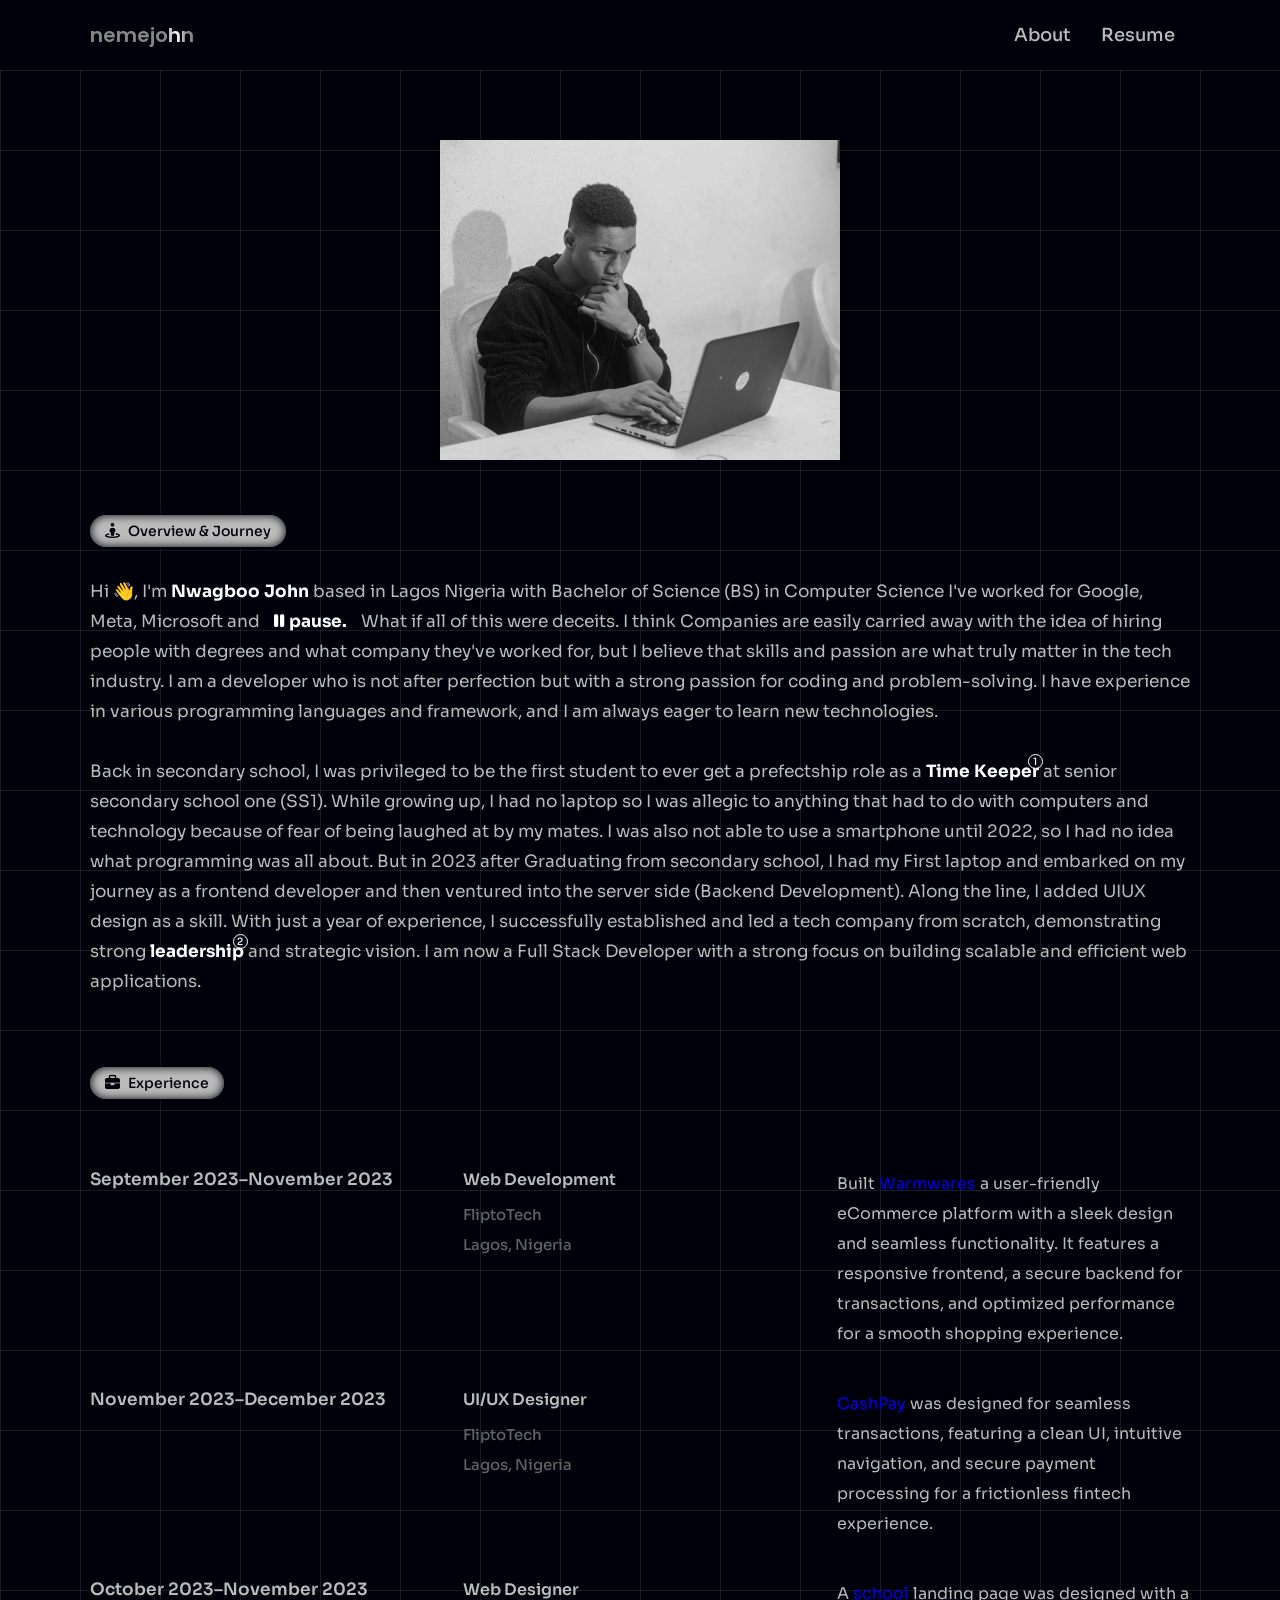
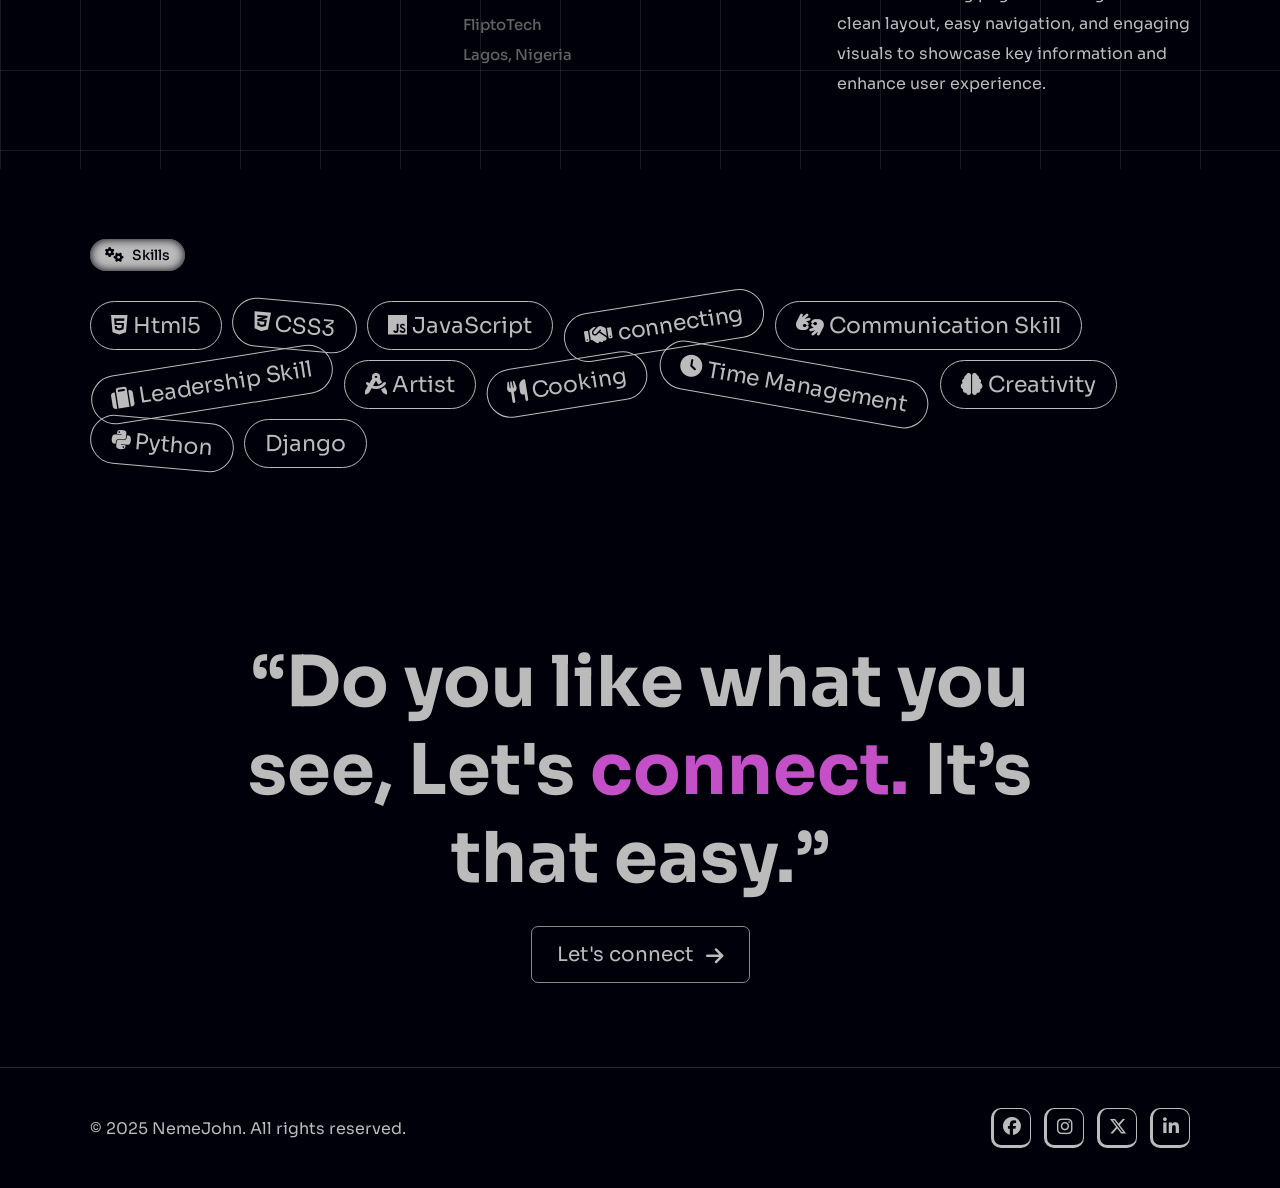
<file: about.html>
<!DOCTYPE html>
<html lang="en">
<head>
  <title>About me</title>
  <meta charset="UTF-8">
  <meta name="author" content="NemeJohn">
  <meta name="viewport" content="width=device-width, initial-scale=1.0">
  <link href='https://unpkg.com/boxicons@2.1.4/css/boxicons.min.css' rel='stylesheet'>
  <link rel="stylesheet" href="about.css">
  <link rel="shortcut icon" href="images/2025favicon.png" type="image/x-icon">
  <link rel="stylesheet" href="https://cdnjs.cloudflare.com/ajax/libs/font-awesome/6.5.1/css/all.min.css"/>
  <link rel="preconnect" href="https://fonts.googleapis.com">
  <link rel="preconnect" href="https://fonts.gstatic.com" crossorigin>
  <link href="https://fonts.googleapis.com/css2?family=Sora:wght@100..800&display=swap" rel="stylesheet">
  <link href="https://fonts.googleapis.com/css2?family=Poppins:ital,wght@0,100;0,200;0,300;0,400;0,500;0,600;0,700;0,800;0,900;1,100;1,200;1,300;1,400;1,500;1,600;1,700;1,800;1,900&display=swap" rel="stylesheet">
</head>
<body>
    <!-- scroll-watcher section -->
    <div class="scroll-watcher"></div>
    
    <!-- bottom-navbar section -->
    <div class="bottom-navbar scale-in-center">
        <a href="index.html">
        <div class="bottom-icon">
            <i class="fa-solid fa-home"></i>
            <p>Home</p>
        </div>
        </a>
        <a href="index.html#project">
        <div class="bottom-icon">
            <i class="fa-solid fa-briefcase"></i>
            <p>Projects</p>
        </div>
        </a>
        <a href="index.html#blog">
        <div class="bottom-icon">
            <i class="fa-solid fa-list"></i>
            <p>Blogs</p>
        </div>
        </a>
        <a href="Fullstack-Web-Design-Resume.pdf" target="_blank">
        <div class="bottom-icon">
            <i class="fa-solid fa-book"></i>
            <p>Resume</p>
        </div>
        </a>
    </div>

    <!-- nav-bar section -->
    <div class="nav-bar">
        <div class="nav-bar_container">
        <div class="logo">
            <a href="index.html" class="btn-shine">nemejohn</a>
        </div>
        <ul class="nav-list">
            <li><a href="about.html">About</a></li>
            <li><a href="Fullstack-Web-Design-Resume.pdf" target="_blank">Resume</a></li>
        </ul>
        </div>
    </div>

    <!-- about section -->
    <div class="about-section">
        <div class="container">
            <div class="images">
                <img src="images/aboutme-typing2.png" alt="">
            </div>
            <div class="over_view-journey">
                <p class="about-heading"><i class="fa-solid fa-street-view"></i> Overview & Journey</p>
                <p class="about-content">
                    Hi &#128075, I'm <b>Nwagboo John</b> based in Lagos Nigeria with Bachelor of Science (BS) in Computer Science I've worked for Google, Meta, Microsoft and <b style="margin: 0 10px;"><i class="fa-solid fa-pause"></i> pause.</b>
                    What if all of this were deceits. I think Companies are easily carried away with the idea of hiring people with degrees and what company they've worked for, but I believe that skills and passion are what truly matter in the tech industry. 
                    I am a developer who is not after perfection but with a strong passion for coding and problem-solving. I have experience in various programming languages and framework, and I am always eager to learn new technologies. <br><br>
                    Back in secondary school, I was privileged to be the first student to ever get a prefectship role as a <b>Time Keeper <span>1</span></b> at senior secondary school one (SS1). While growing up, I had no laptop so I was allegic 
                    to anything that had to do with computers and technology because of fear of being laughed at by my mates. I was also not able to use a smartphone until 2022, so I had no idea what programming was all about. But in 2023 after Graduating from secondary school,
                    I had my First laptop and embarked on my journey as a frontend developer and then ventured into the server side (Backend Development). Along the line, I added UIUX design as a skill. With just a year of experience, I successfully established and led a tech company from scratch, demonstrating strong <b>leadership <span>2</span></b> and strategic vision. 
                    I am now a Full Stack Developer with a strong focus on building scalable and efficient web applications.
                </p>
            </div>
            <div class="experience">
                <p class="about-heading"><i class="fa-solid fa-briefcase"></i> Experience</p>
                <div class="experience-journey">
                    <div class="experience-year">
                        <h3>September 2023–November 2023</h3>
                    </div>
                    <div class="experience-workplace">
                        <h3>Web Development</h3>
                        <p>FliptoTech</p>
                        <p>Lagos, Nigeria</p>
                    </div>
                    <div class="experience-description">
                        <p>
                            Built <a href="#" target="_blank">Warmwares</a> a user-friendly eCommerce platform with a sleek design and seamless functionality. 
                            It features a responsive frontend, a secure backend for transactions, and optimized performance for a 
                            smooth shopping experience.
                        </p>
                    </div>
                </div>
                <div class="experience-journey">
                    <div class="experience-year">
                        <h3>November 2023–December 2023</h3>
                    </div>
                    <div class="experience-workplace">
                        <h3>UI/UX Designer</h3>
                        <p>FliptoTech</p>
                        <p>Lagos, Nigeria</p>
                    </div>
                    <div class="experience-description">
                        <p>
                            <a href="cash-pay.html">CashPay</a> was designed for seamless transactions, featuring a clean UI, intuitive navigation, and secure payment processing for a frictionless fintech experience.
                        </p>
                    </div>
                </div>
                <div class="experience-journey last-experience">
                    <div class="experience-year">
                        <h3>October 2023–November 2023</h3>
                    </div>
                    <div class="experience-workplace">
                        <h3>Web Designer</h3>
                        <p>FliptoTech</p>
                        <p>Lagos, Nigeria</p>
                    </div>
                    <div class="experience-description">
                        <p>
                            A <a href="https://neme-john.webflow.io/old-home" target="_blank">school</a> landing page was designed with a clean layout, easy navigation, and engaging visuals to showcase key information and enhance user experience.
                        </p>
                    </div>
                </div>
            </div>

        </div>
    </div>

    <!-- skill section -->
    <div class="skill-section">
        <div class="container">
            <p class="about-heading"><i class="fa-solid fa-cogs"></i> Skills</p>
            <div class="skill-list">
                <div class="skill-item"><i class="fa-brands fa-html5"></i> Html5</div>
                <div class="skill-item skill2"><i class="fa-brands fa-css3-alt"></i> CSS3</div>
                <div class="skill-item"><i class="fa-brands fa-js"></i> JavaScript</div>
                <div class="skill-item skill6"><i class="fa-solid fa-handshake"></i> connecting</div>
                <div class="skill-item "><i class="fa-solid fa-hands-asl-interpreting"></i> Communication Skill</div>
                <div class="skill-item skill6"><i class="fa-solid fa-suitcase"></i> Leadership Skill</div>
                <div class="skill-item"><i class="fa-solid fa-compass-drafting"></i> Artist</div>
                <div class="skill-item skill6"><i class="fa-solid fa-utensils"></i> Cooking</div>
                <div class="skill-item skill8"><i class="fa-solid fa-clock"></i> Time Management</div>
                <div class="skill-item"><i class="fa-solid fa-brain"></i> Creativity</div>
                <div class="skill-item skill2"><i class="fa-brands fa-python"></i> Python</div>
                <div class="skill-item">Django</div>
            </div>
        </div>
    </div>

    <!-- email me -->
    <div class="email-section">
        <div class="container">
            <h1 class="email-heading">
                “Do you like what you see, Let's <span>connect.</span> It’s that easy.”
            </h1>
            <a href="https://wa.me/+2349036206252/?text=Hey John, love your work! Thought it’d be great to connect." target="_blank">Let's connect <i class="fa-solid fa-arrow-right"></i></a>
        </div>
    </div>

    <!-- Footer section -->
    <div class="footer-section">
        <div class="container">
            <div class="footer-content">
                <p>© 2025 NemeJohn. All rights reserved.</p>
                <div class="social-icons">
                    <a href="https://web.facebook.com/profile.php?id=100091489970441&_rdc=1&_rdr#" target="_blank"><i class="fa-brands fa-facebook"></i></a>
                    <a href="https://www.instagram.com/nemejohn62" target="_blank"><i class="fa-brands fa-instagram"></i></a>
                    <a href="https://x.com/johnNeme35747" target="_blank"><i class="fa-brands fa-x-twitter"></i></a>
                    <a href="https://www.linkedin.com/in/neme-john-b2b0a1368" target="_blank"><i class="fa-brands fa-linkedin-in"></i></a>
                </div>
            </div>
        </div>
    </div>
</body>
</html>
</file>
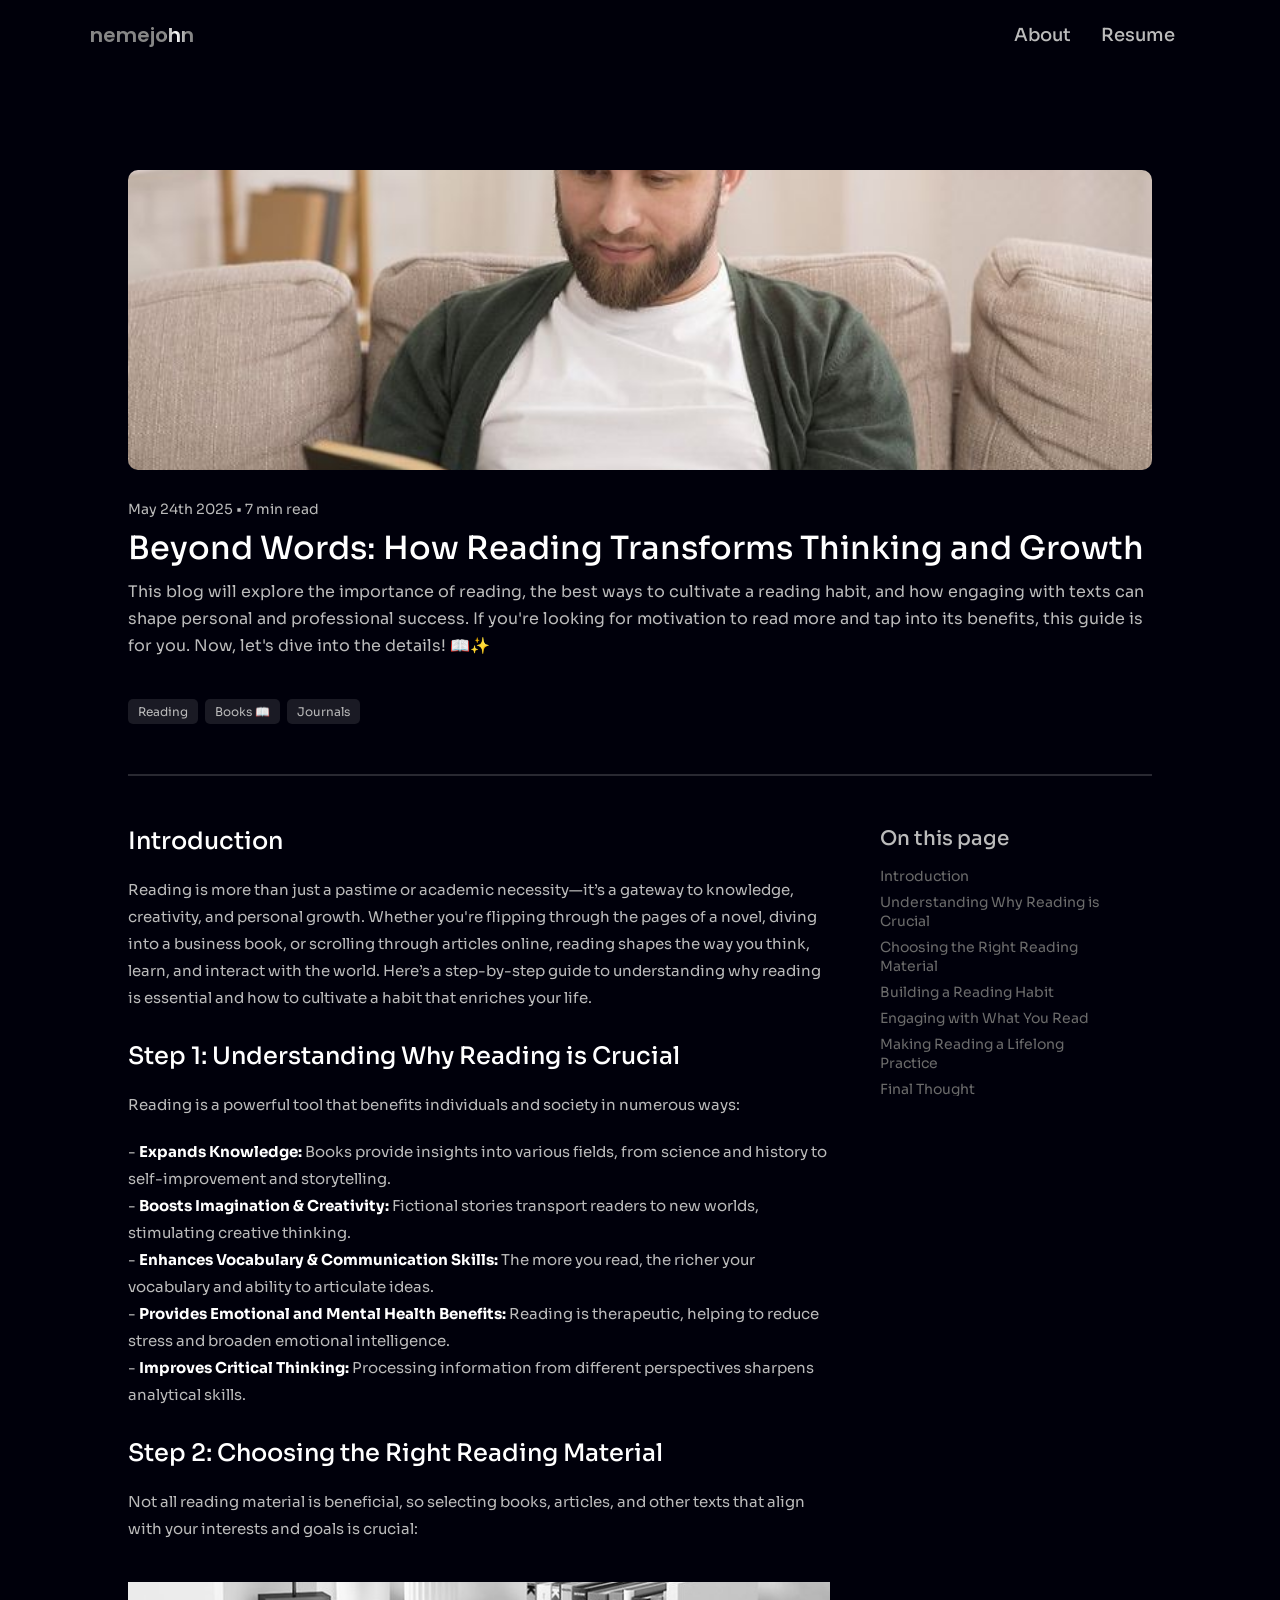
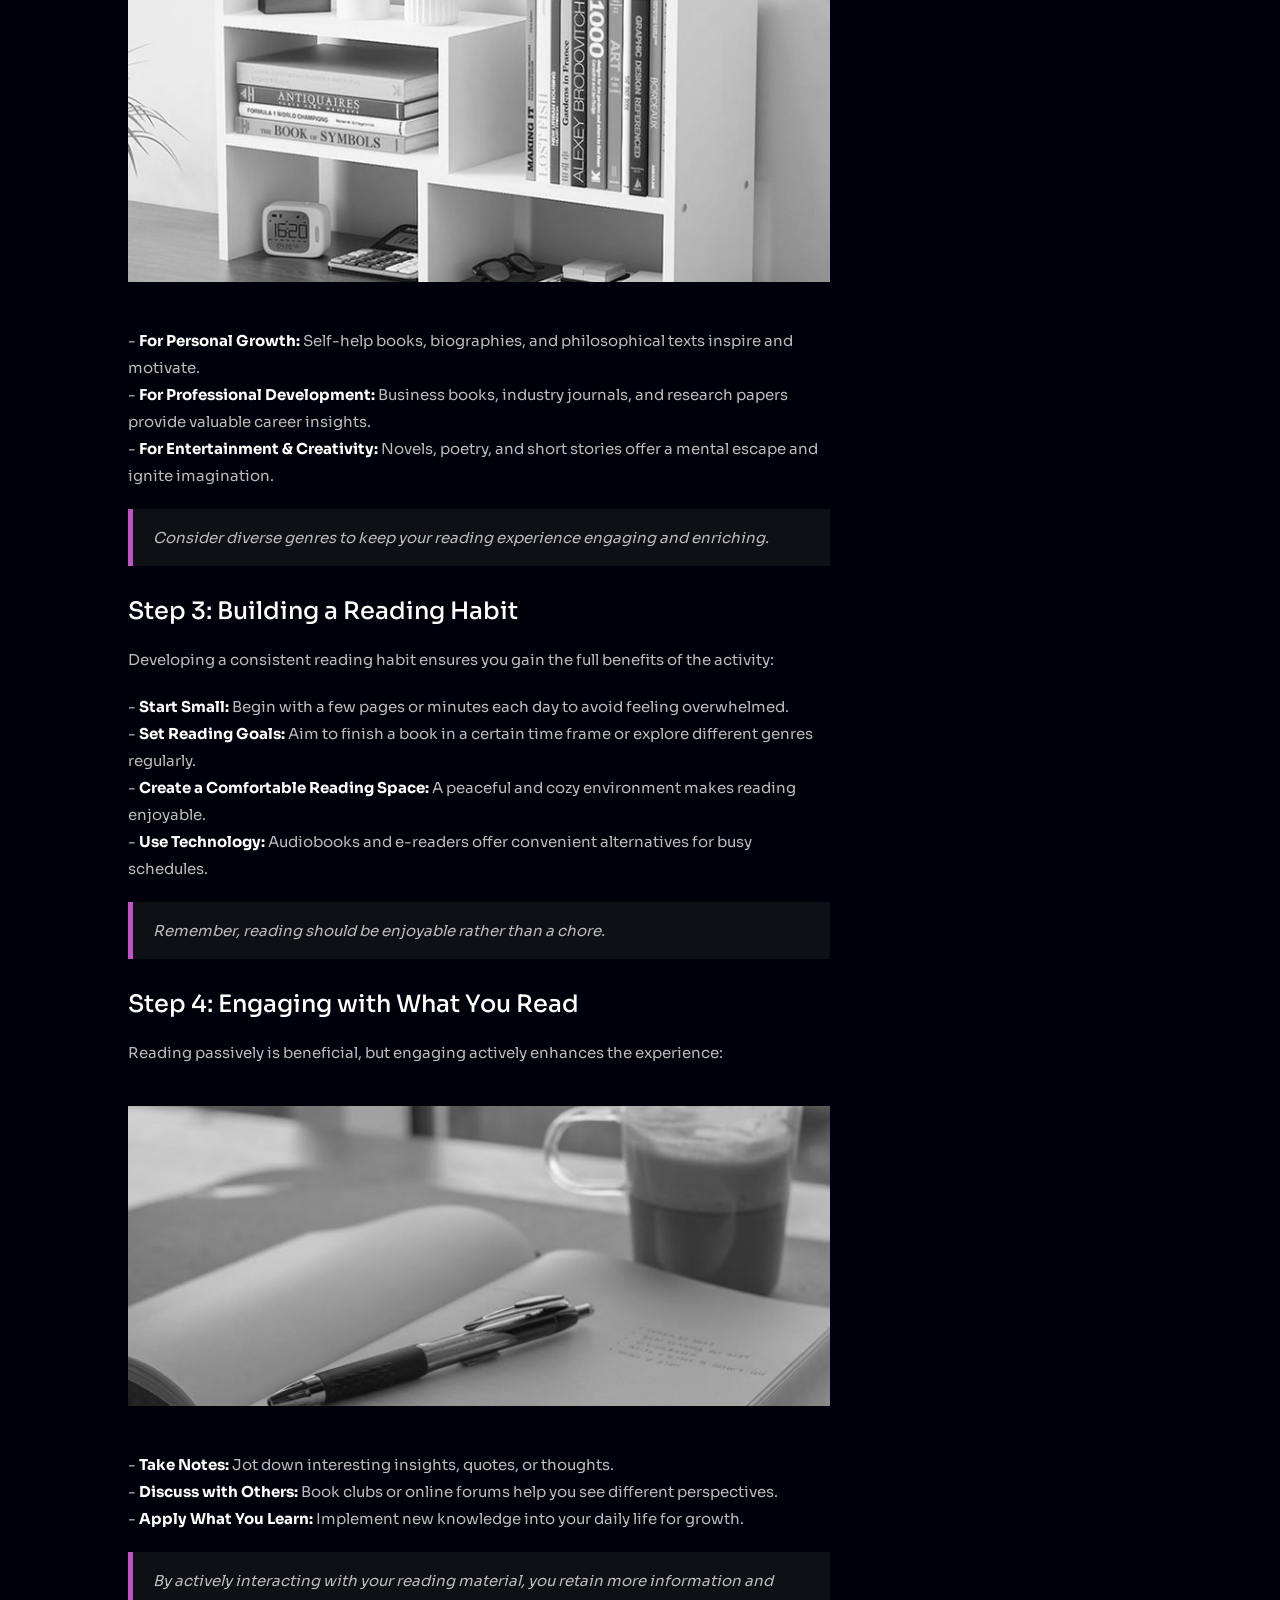
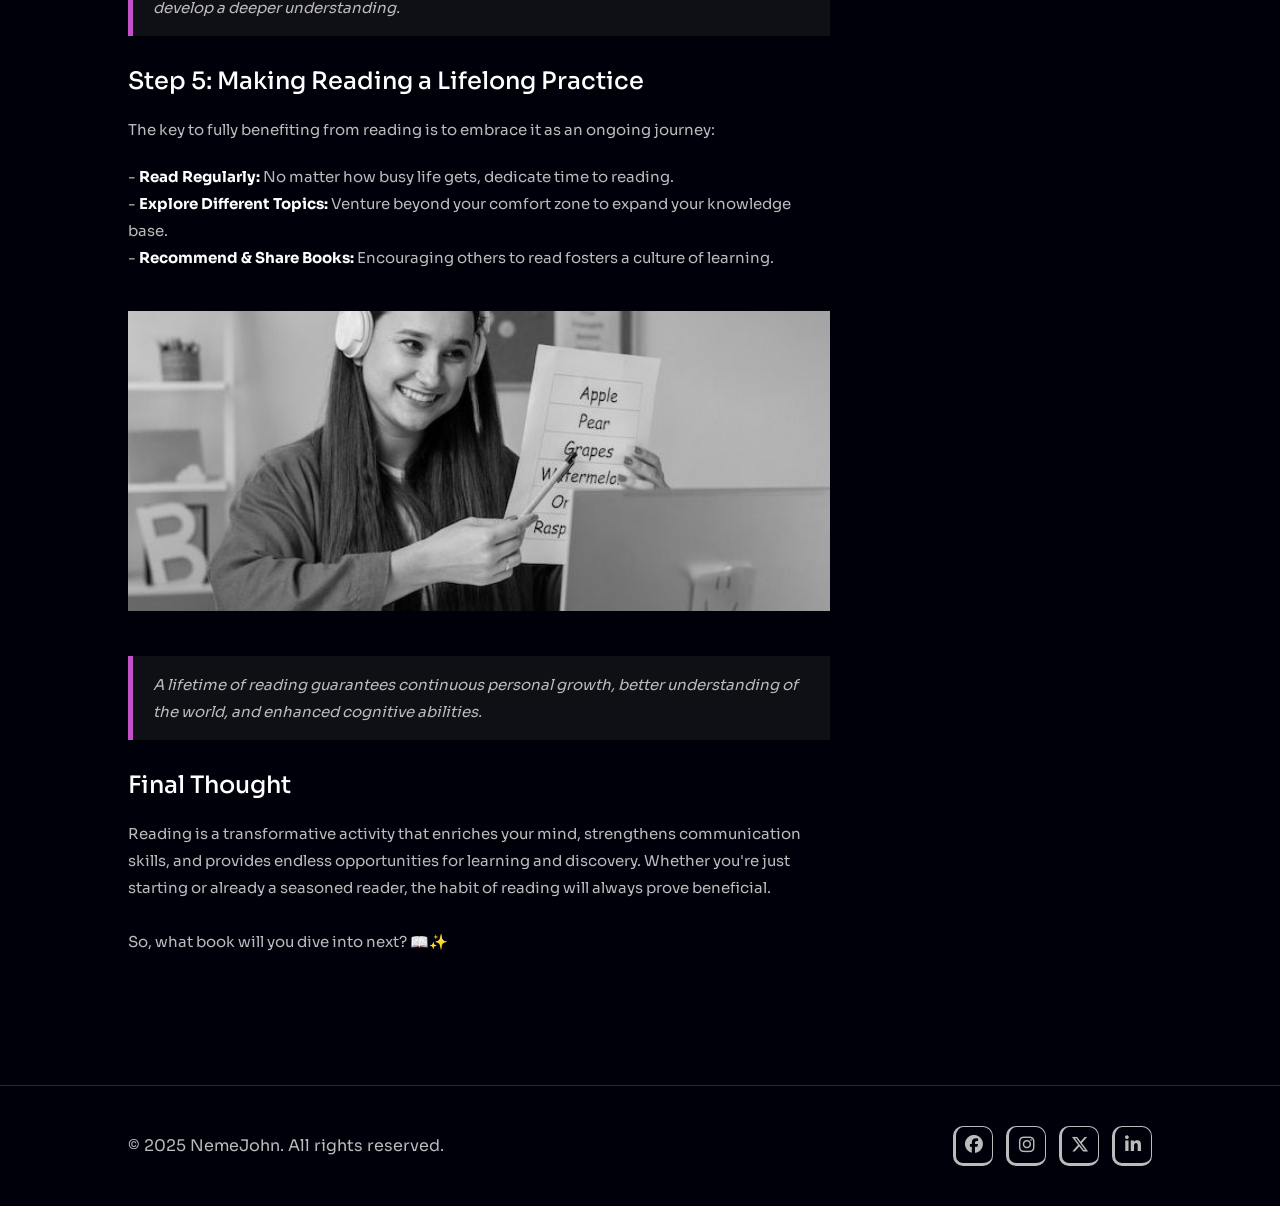
<file: blog.html>
<!DOCTYPE html>
<html lang="en">
<head>
  <title>nemejohn - Fullstack Developer</title>
  <meta charset="UTF-8">
  <meta name="author" content="NemeJohn">
  <meta name="viewport" content="width=device-width, initial-scale=1.0">
  <link href='https://unpkg.com/boxicons@2.1.4/css/boxicons.min.css' rel='stylesheet'>
  <link rel="stylesheet" href="blog.css">
  <link rel="shortcut icon" href="images/2025favicon.png" type="image/x-icon">
  <link rel="stylesheet" href="https://cdnjs.cloudflare.com/ajax/libs/font-awesome/6.5.1/css/all.min.css"/>
  <link rel="preconnect" href="https://fonts.googleapis.com">
  <link rel="preconnect" href="https://fonts.gstatic.com" crossorigin>
  <link href="https://fonts.googleapis.com/css2?family=Sora:wght@100..800&display=swap" rel="stylesheet">
  <link href="https://fonts.googleapis.com/css2?family=Poppins:ital,wght@0,100;0,200;0,300;0,400;0,500;0,600;0,700;0,800;0,900;1,100;1,200;1,300;1,400;1,500;1,600;1,700;1,800;1,900&display=swap" rel="stylesheet">
</head>
<body>
    <!-- scroll-watcher section -->
    <div class="scroll-watcher"></div>

    <!-- bottom-navbar section -->
    <div class="bottom-navbar scale-in-center">
        <a href="index.html">
        <div class="bottom-icon">
            <i class="fa-solid fa-home"></i>
            <p>Home</p>
        </div>
        </a>
        <a href="index.html#project">
        <div class="bottom-icon">
            <i class="fa-solid fa-briefcase"></i>
            <p>Projects</p>
        </div>
        </a>
        <a href="index.html#blog">
        <div class="bottom-icon">
            <i class="fa-solid fa-list"></i>
            <p>Blogs</p>
        </div>
        </a>
        <a href="Fullstack-Web-Design-Resume.pdf" target="_blank">
        <div class="bottom-icon">
            <i class="fa-solid fa-book"></i>
            <p>Resume</p>
        </div>
        </a>
    </div>

    <!-- nav-bar section -->
    <div class="nav-bar">
        <div class="nav-bar_container">
        <div class="logo">
            <a href="index.html" class="btn-shine">nemejohn</a>
        </div>
        <ul class="nav-list">
            <li><a href="about.html">About</a></li>
            <li><a href="Fullstack-Web-Design-Resume.pdf" target="_blank">Resume</a></li>
        </ul>
        </div>
    </div>

    <!-- blog section -->
    <div class="blog-section">
        <div class="container">
            <div class="images">
                <img src="images/reading.png" alt="">
            </div>
            <div class="blog-folder">
                <div class="blog-container-heading">
                    <p class="blog-date">May 24th 2025 &#x2022; 7 min read</p>
                    <h1 class="blog-title">Beyond Words: How Reading Transforms Thinking and Growth</h1>
                    <p class="blog-description">
                        This blog will explore the importance of reading, the best ways to cultivate a reading habit, 
                        and how engaging with texts can shape personal and professional success. If you're looking for 
                        motivation to read more and tap into its benefits, this guide is for you. Now, let's dive into the details! 📖✨
                    </p>
                    <div class="blog-stack">
                        <span class="blog-technology">Reading</span>
                        <span class="blog-technology">Books 📖</span>
                        <span class="blog-technology">Journals</span>
                    </div>
                </div>
                <hr>
                <div class="blog-flex">
                    <div class="first-blog-row">
                        <div class="row-content" id="introduction">
                            <h2>Introduction</h2>
                            <p>
                                Reading is more than just a pastime or academic necessity—it’s a gateway to knowledge, creativity, and personal growth. Whether you're flipping through the pages of a novel, diving into a business book, or scrolling through articles online, reading shapes the way you think, learn, and interact with the world. Here’s a step-by-step guide to understanding why reading is essential and how to cultivate a habit that enriches your life.
                            </p>
                        </div>
                        <div class="row-content" id="second-section">
                            <h2>Step 1: Understanding Why Reading is Crucial</h2>
                            <p>
                                Reading is a powerful tool that benefits individuals and society in numerous ways:
                            </p>
                            <p>
                                - <b>Expands Knowledge:</b> Books provide insights into various fields, from science and history to self-improvement and storytelling. <br>
                                - <b>Boosts Imagination & Creativity:</b> Fictional stories transport readers to new worlds, stimulating creative thinking. <br>
                                - <b>Enhances Vocabulary & Communication Skills:</b> The more you read, the richer your vocabulary and ability to articulate ideas. <br>
                                - <b>Provides Emotional and Mental Health Benefits:</b> Reading is therapeutic, helping to reduce stress and broaden emotional intelligence. <br>
                                -  <b>Improves Critical Thinking:</b> Processing information from different perspectives sharpens analytical skills.
                            </p>
                        </div>
                        <div class="row-content" id="third-section">
                            <h2>Step 2: Choosing the Right Reading Material</h2>
                            <p>
                                Not all reading material is beneficial, so selecting books, articles, 
                                and other texts that align with your interests and goals is crucial:
                            </p>
                            <img src="images/small-bookshelf.png" alt="">
                            <p>
                                - <b>For Personal Growth:</b> Self-help books, biographies, and philosophical texts inspire and motivate. <br>
                                - <b>For Professional Development:</b> Business books, industry journals, and research papers provide valuable career insights. <br>
                                - <b>For Entertainment & Creativity:</b> Novels, poetry, and short stories offer a mental escape and ignite imagination. <br>

                            </p>
                            <div class="blog-left">
                                <i>
                                    Consider diverse genres to keep your reading experience engaging and enriching.
                                </i>
                            </div>
                        </div>
                        <div class="row-content" id="fourth-section">
                            <h2>Step 3: Building a Reading Habit</h2>
                            <p>
                                Developing a consistent reading habit ensures you gain the full benefits of the activity:
                            </p>
                            <p>
                                - <b>Start Small:</b> Begin with a few pages or minutes each day to avoid feeling overwhelmed. <br>
                                - <b>Set Reading Goals:</b> Aim to finish a book in a certain time frame or explore different genres regularly. <br>
                                - <b>Create a Comfortable Reading Space:</b> A peaceful and cozy environment makes reading enjoyable. <br>
                                - <b>Use Technology:</b> Audiobooks and e-readers offer convenient alternatives for busy schedules. <br>

                            </p>
                            <div class="blog-left">
                                <i>
                                    Remember, reading should be enjoyable rather than a chore.
                                </i>
                            </div>
                        </div>
                        <div class="row-content" id="fifth-section">
                            <h2>Step 4: Engaging with What You Read</h2>
                            <p>
                                Reading passively is beneficial, but engaging actively enhances the experience:
                            </p>
                            <img src="images/journal.png" alt="">
                            <p>
                                - <b>Take Notes:</b> Jot down interesting insights, quotes, or thoughts. <br>
                                - <b>Discuss with Others:</b> Book clubs or online forums help you see different perspectives. <br>
                                - <b>Apply What You Learn:</b> Implement new knowledge into your daily life for growth. <br>

                            </p>
                            <div class="blog-left">
                                <i>
                                    By actively interacting with your reading material, you retain more information and develop a deeper understanding.
                                </i>
                            </div>
                        </div>
                        <div class="row-content" id="sixth-section">
                            <h2>Step 5: Making Reading a Lifelong Practice</h2>
                            <p>
                                The key to fully benefiting from reading is to embrace it as an ongoing journey:
                            </p>
                            <p>
                                - <b>Read Regularly:</b> No matter how busy life gets, dedicate time to reading. <br>
                                - <b>Explore Different Topics:</b> Venture beyond your comfort zone to expand your knowledge base. <br>
                                - <b>Recommend & Share Books:</b> Encouraging others to read fosters a culture of learning. <br>
                            </p>
                            <img src="images/teaching.png" alt="">
                            <div class="blog-left">
                                <i>
                                    A lifetime of reading guarantees continuous personal growth, better understanding of the world, and enhanced cognitive abilities.
                                </i>
                            </div>
                        </div>
                        <div class="row-content" id="final-thought">
                            <h2>Final Thought</h2>
                            <p>
                                Reading is a transformative activity that enriches your mind, strengthens communication skills, 
                                and provides endless opportunities for learning and discovery. Whether you're just starting or 
                                already a seasoned reader, the habit of reading will always prove beneficial. <br><br>
                                So, what book will you dive into next? 📖✨
                            </p>
                        </div>
                    </div>
                    <div class="second-blog-row blog-sidebar" id="blog-sidebar">
                        <h2>On this page</h2>
                        <ul class="blog-sidebar-list">
                            <li><a href="#introduction">Introduction</a></li>
                            <li><a href="#second-section">Understanding Why Reading is Crucial</a></li>
                            <li><a href="#third-section">Choosing the Right Reading Material</a></li>
                            <li><a href="#fourth-section">Building a Reading Habit</a></li>
                            <li><a href="#fifth-section">Engaging with What You Read</a></li>
                            <li><a href="#sixth-section">Making Reading a Lifelong Practice</a></li>
                            <li><a href="#final-thought">Final Thought</a></li>
                        </ul>
                    </div>
                </div>
            </div>
        </div>
    </div>
    
    <!-- Footer section -->
    <div class="footer-section">
        <div class="container">
            <div class="footer-content">
                <p>© 2025 NemeJohn. All rights reserved.</p>
                <div class="social-icons">
                    <a href="https://web.facebook.com/profile.php?id=100091489970441&_rdc=1&_rdr#" target="_blank"><i class="fa-brands fa-facebook"></i></a>
                    <a href="https://www.instagram.com/nemejohn62" target="_blank"><i class="fa-brands fa-instagram"></i></a>
                    <a href="https://x.com/johnNeme35747" target="_blank"><i class="fa-brands fa-x-twitter"></i></a>
                    <a href="https://www.linkedin.com/in/neme-john-b2b0a1368" target="_blank"><i class="fa-brands fa-linkedin-in"></i></a>
                </div>
            </div>
        </div>
    </div>

</body>
</file>
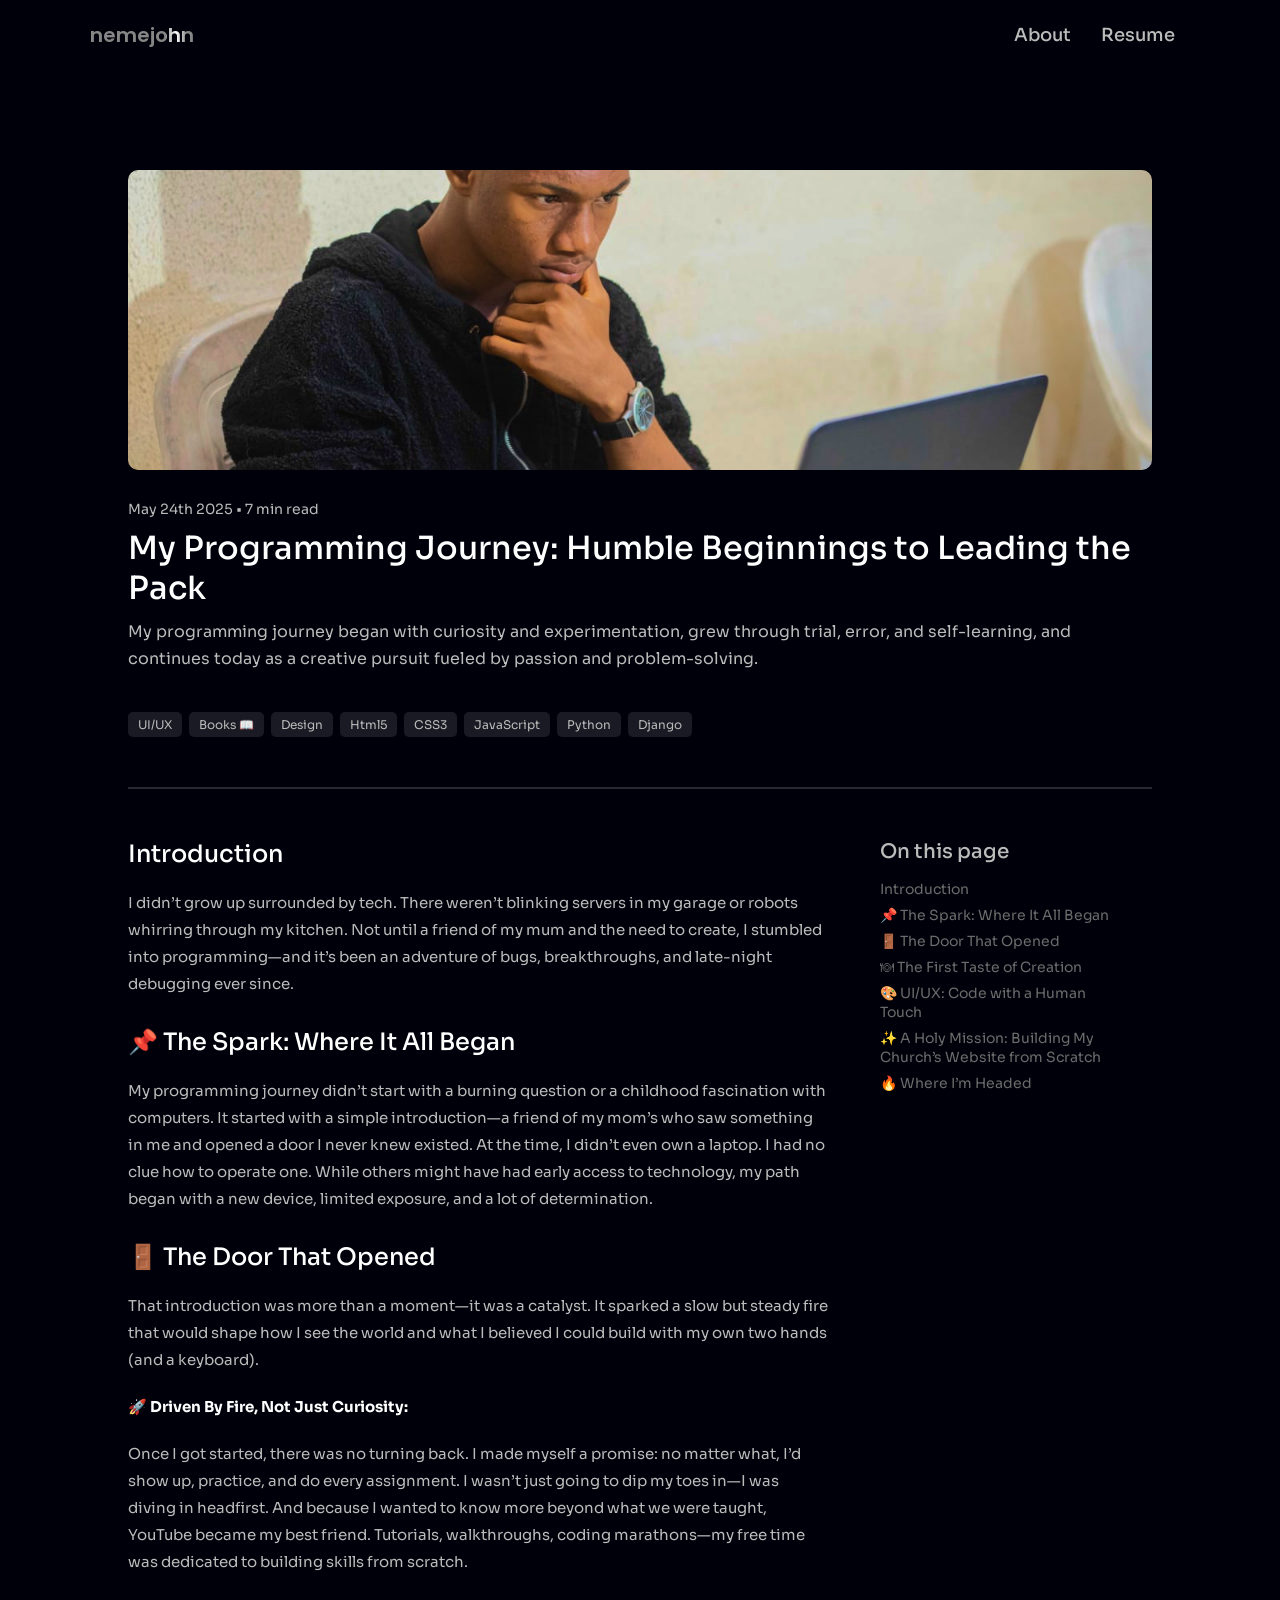
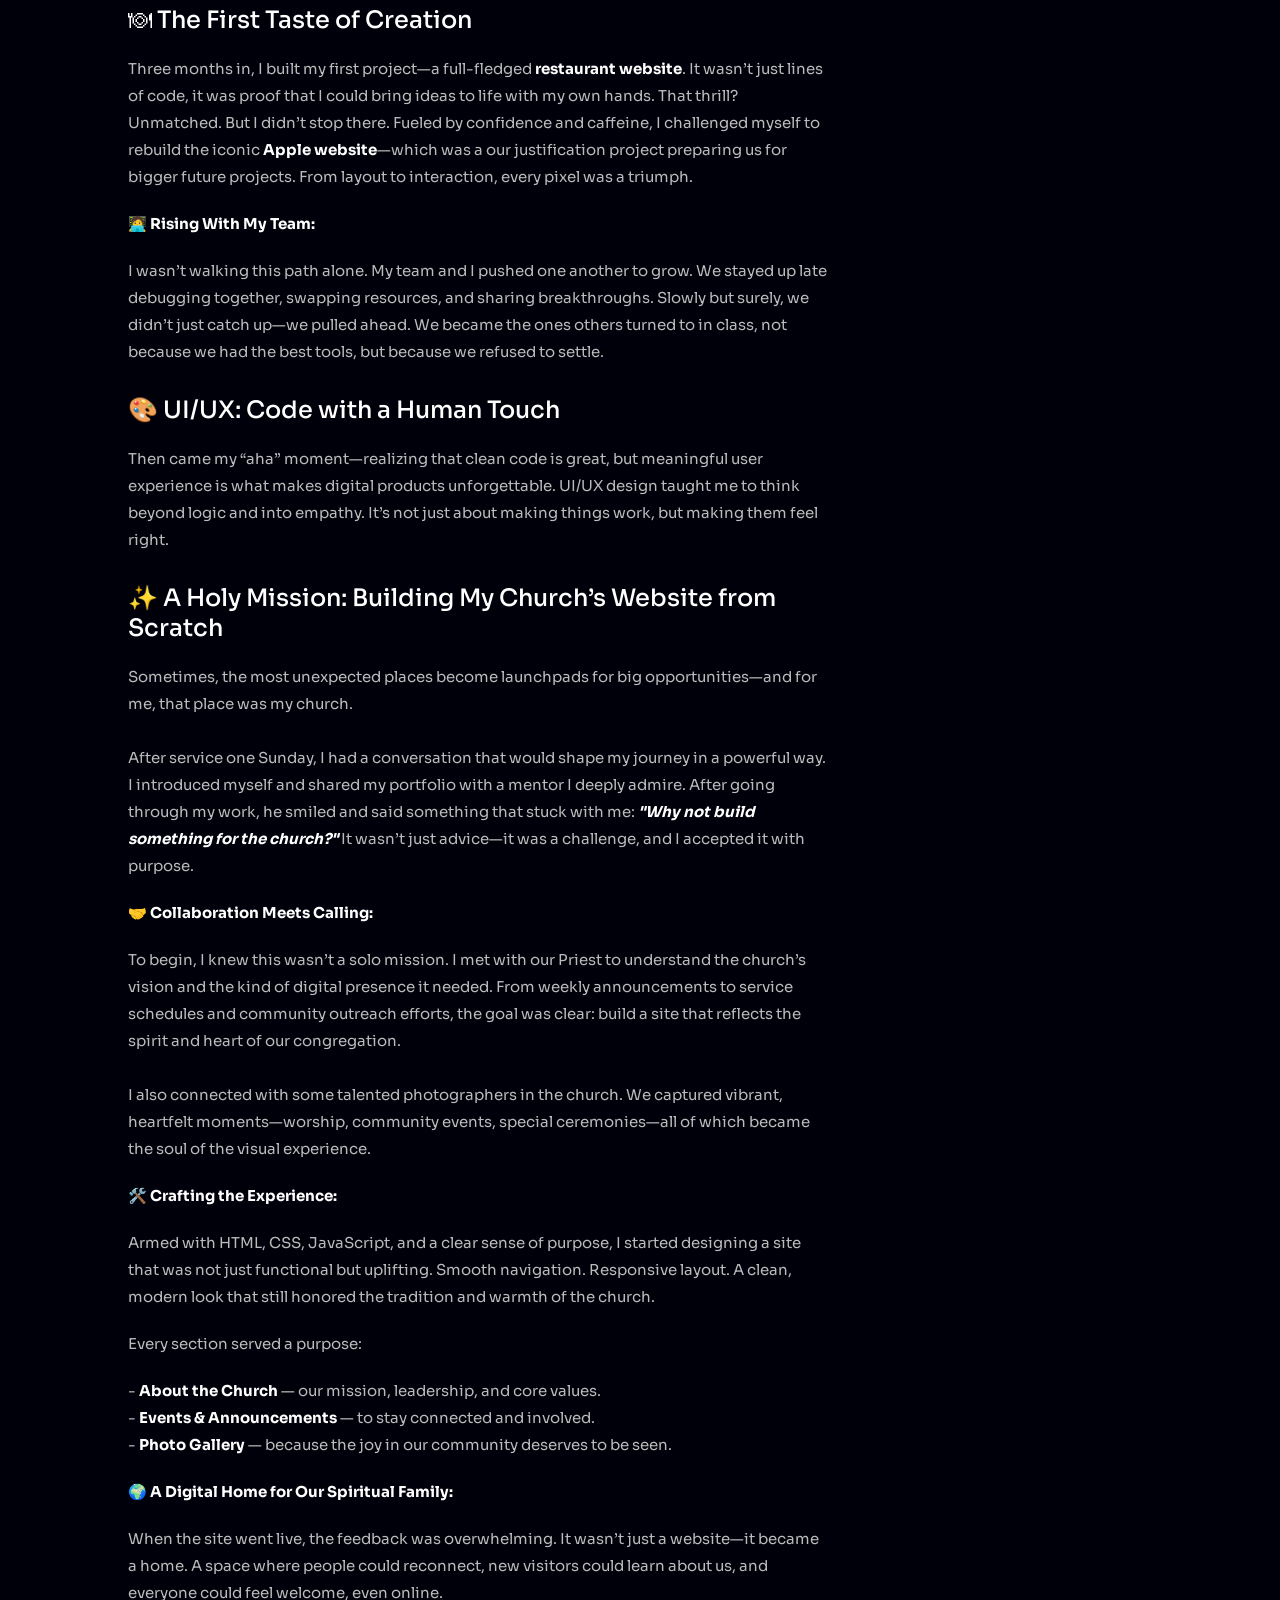
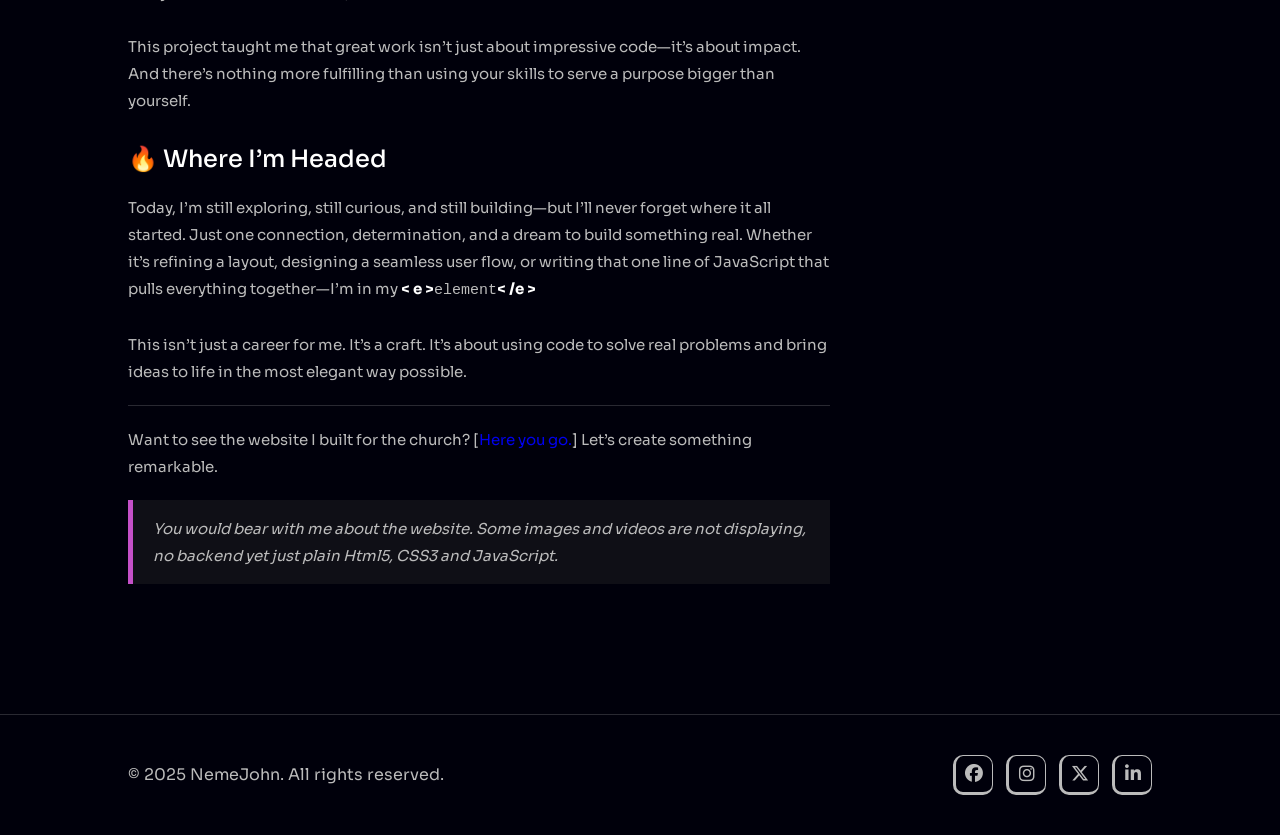
<file: blog2.html>
<!DOCTYPE html>
<html lang="en">
<head>
  <title>nemejohn - Fullstack Developer</title>
  <meta charset="UTF-8">
  <meta name="author" content="NemeJohn">
  <meta name="viewport" content="width=device-width, initial-scale=1.0">
  <link href='https://unpkg.com/boxicons@2.1.4/css/boxicons.min.css' rel='stylesheet'>
  <link rel="stylesheet" href="blog.css">
  <link rel="shortcut icon" href="images/2025favicon.png" type="image/x-icon">
  <link rel="stylesheet" href="https://cdnjs.cloudflare.com/ajax/libs/font-awesome/6.5.1/css/all.min.css"/>
  <link rel="preconnect" href="https://fonts.googleapis.com">
  <link rel="preconnect" href="https://fonts.gstatic.com" crossorigin>
  <link href="https://fonts.googleapis.com/css2?family=Sora:wght@100..800&display=swap" rel="stylesheet">
  <link href="https://fonts.googleapis.com/css2?family=Poppins:ital,wght@0,100;0,200;0,300;0,400;0,500;0,600;0,700;0,800;0,900;1,100;1,200;1,300;1,400;1,500;1,600;1,700;1,800;1,900&display=swap" rel="stylesheet">
</head>
<body>
    <!-- scroll-watcher section -->
    <div class="scroll-watcher"></div>

    <!-- bottom-navbar section -->
    <div class="bottom-navbar scale-in-center">
        <a href="index.html">
        <div class="bottom-icon">
            <i class="fa-solid fa-home"></i>
            <p>Home</p>
        </div>
        </a>
        <a href="index.html#project">
        <div class="bottom-icon">
            <i class="fa-solid fa-briefcase"></i>
            <p>Projects</p>
        </div>
        </a>
        <a href="index.html#blog">
        <div class="bottom-icon">
            <i class="fa-solid fa-list"></i>
            <p>Blogs</p>
        </div>
        </a>
        <a href="Fullstack-Web-Design-Resume.pdf" target="_blank">
        <div class="bottom-icon">
            <i class="fa-solid fa-book"></i>
            <p>Resume</p>
        </div>
        </a>
    </div>

    <!-- nav-bar section -->
    <div class="nav-bar">
        <div class="nav-bar_container">
        <div class="logo">
            <a href="index.html" class="btn-shine">nemejohn</a>
        </div>
        <ul class="nav-list">
            <li><a href="about.html">About</a></li>
            <li><a href="Fullstack-Web-Design-Resume.pdf" target="_blank">Resume</a></li>
        </ul>
        </div>
    </div>

    <!-- blog section -->
    <div class="blog-section">
        <div class="container">
            <div class="images">
                <img src="images/aboutme-typing2.png" alt="">
            </div>
            <div class="blog-folder">
                <div class="blog-container-heading">
                    <p class="blog-date">May 24th 2025 &#x2022; 7 min read</p>
                    <h1 class="blog-title">My Programming Journey: Humble Beginnings to Leading the Pack</h1>
                    <p class="blog-description">
                        My programming journey began with curiosity and experimentation, grew through trial, error, and self-learning, and continues today as a creative pursuit fueled by passion and problem-solving.
                    </p>
                    <div class="blog-stack">
                        <span class="blog-technology">UI/UX</span>
                        <span class="blog-technology">Books 📖</span>
                        <span class="blog-technology">Design</span>
                        <span class="blog-technology">Html5</span>
                        <span class="blog-technology">CSS3</span>
                        <span class="blog-technology">JavaScript</span>
                        <span class="blog-technology">Python</span>
                        <span class="blog-technology">Django</span>
                    </div>
                </div>
                <hr>
                <div class="blog-flex">
                    <div class="first-blog-row">
                        <div class="row-content" id="introduction">
                            <h2>Introduction</h2>
                            <p>
                                I didn’t grow up surrounded by tech. There weren’t blinking servers in my garage or robots whirring through my kitchen. Not until a friend of my mum and the need to create, 
                                I stumbled into programming—and it’s been an adventure of bugs, breakthroughs, and late-night debugging ever since.
                            </p>
                        </div>
                        <div class="row-content" id="second-section">
                            <h2>📌 The Spark: Where It All Began</h2>
                            <p>
                                My programming journey didn’t start with a burning question or a childhood fascination with computers. It started with a simple introduction—a friend 
                                of my mom’s who saw something in me and opened a door I never knew existed. At the time, I didn’t even own a laptop. I had no clue how to operate one. 
                                While others might have had early access to technology, my path began with a new device, limited exposure, and a lot of determination.
                            </p>
                        </div>
                        <div class="row-content" id="third-section">
                            <h2>🚪 The Door That Opened</h2>
                            <p>
                                That introduction was more than a moment—it was a catalyst. 
                                It sparked a slow but steady fire that would shape how I see 
                                the world and what I believed I could build with my own two hands (and a keyboard).
                            </p>
                            <p><b>🚀 Driven By Fire, Not Just Curiosity:</b></p>
                            <p>
                                Once I got started, there was no turning back. I made myself a promise: no matter what, I’d show up, practice, and do every assignment. 
                                I wasn’t just going to dip my toes in—I was diving in headfirst. And because I wanted to know more beyond what we were taught, YouTube 
                                became my best friend. Tutorials, walkthroughs, coding marathons—my free time was dedicated to building skills from scratch.
                            </p>
                        </div>
                        <div class="row-content" id="fourth-section">
                            <h2>🍽 The First Taste of Creation</h2>
                            <p>
                                Three months in, I built my first project—a full-fledged <b>restaurant website</b>. It wasn’t just lines of code, it was proof that I 
                                could bring ideas to life with my own hands. That thrill? Unmatched. But I didn’t stop there. Fueled by confidence and caffeine, 
                                I challenged myself to rebuild the iconic <a href="https://apple.com" target="_blank"><b>Apple website</b></a>—which was a our justification project
                                preparing us for bigger future projects. From layout to interaction, every pixel was a triumph.
                            </p>
                            <p><b>🧑‍💻 Rising With My Team:</b></p>
                            <p>
                                I wasn’t walking this path alone. My team and I pushed one another to grow. We stayed up late debugging together, swapping resources, and sharing breakthroughs. 
                                Slowly but surely, we didn’t just catch up—we pulled ahead. We became the ones others turned to in class, not because we had the best tools, but because we refused to settle.
                            </p>
                        </div>
                        <div class="row-content" id="fifth-section">
                            <h2>🎨 UI/UX: Code with a Human Touch</h2>
                            <p>
                                Then came my “aha” moment—realizing that clean code is great, but meaningful user experience is what makes digital products unforgettable. 
                                UI/UX design taught me to think beyond logic and into empathy. It’s not just about making things work, but making them feel right.
                            </p>
                        </div>
                        <div class="row-content" id="sixth-section">
                            <h2>✨ A Holy Mission: Building My Church’s Website from Scratch</h2>
                            <p>
                                Sometimes, the most unexpected places become launchpads for big opportunities—and for me, that place was my church. <br><br>
                                After service one Sunday, I had a conversation that would shape my journey in a powerful way. I introduced myself and shared my 
                                portfolio with a mentor I deeply admire. After going through my work, he smiled and said something that stuck with me: <b><i>"Why not 
                                build something for the church?"</i></b> It wasn’t just advice—it was a challenge, and I accepted it with purpose.
                            </p>
                            <p><b>🤝 Collaboration Meets Calling:</b></p>
                            <p>
                                To begin, I knew this wasn’t a solo mission. I met with our Priest to understand the church’s vision and the kind of digital presence it needed. 
                                From weekly announcements to service schedules and community outreach efforts, the goal was clear: build a site that reflects the spirit and heart of our congregation. <br><br>
                                I also connected with some talented photographers in the church. We captured vibrant, heartfelt moments—worship, community events, special ceremonies—all of which became the soul 
                                of the visual experience.
                            </p>
                            <p><b>🛠️ Crafting the Experience:</b></p>
                            <p>
                                Armed with HTML, CSS, JavaScript, and a clear sense of purpose, I started designing a site that was not just functional but uplifting. Smooth navigation. Responsive layout. A clean, 
                                modern look that still honored the tradition and warmth of the church.
                            </p>
                            <p>Every section served a purpose:</p>
                            <p>
                                - <b>About the Church</b> — our mission, leadership, and core values. <br>
                                - <b>Events & Announcements</b> — to stay connected and involved. <br>
                                - <b>Photo Gallery</b> — because the joy in our community deserves to be seen. <br>
                            </p>
                            <p><b>🌍 A Digital Home for Our Spiritual Family:</b></p>
                            <p>
                                When the site went live, the feedback was overwhelming. It wasn’t just a website—it became a home. 
                                A space where people could reconnect, new visitors could learn about us, and everyone could feel welcome, even online. <br><br>
                                This project taught me that great work isn’t just about impressive code—it’s about impact. And there’s nothing more fulfilling 
                                than using your skills to serve a purpose bigger than yourself.
                            </p>
                        </div>
                        <div class="row-content" id="final-thought">
                            <h2>🔥 Where I’m Headed</h2>
                            <p>
                                Today, I’m still exploring, still curious, and still building—but I’ll never forget where it all started. Just one connection, determination, 
                                and a dream to build something real. Whether it’s refining a layout, designing a seamless user flow, 
                                or writing that one line of JavaScript that pulls everything together—I’m in my <b>< e ></b><span style="font-family:'Courier New', Courier, monospace;">element</span><b>< /e ></b> <br><br>
                                This isn’t just a career for me. It’s a craft. It’s about using code to solve real problems and bring ideas to life in the most elegant way possible.
                            </p>
                            <p style="border-top: 1.5px solid #292932; padding-top: 20px;">
                                Want to see the website I built for the church? [<a href="https://nemejohn.github.io/redemptionarena" target="_blank">Here you go.</a>] Let’s create something remarkable.
                            </p>
                            <div class="blog-left">
                                <i>
                                    You would bear with me about the website. Some images and videos are not displaying, no backend yet just plain Html5, CSS3 and JavaScript.
                                </i>
                            </div>
                        </div>
                    </div>
                    <div class="second-blog-row blog-sidebar" id="blog-sidebar">
                        <h2>On this page</h2>
                        <ul class="blog-sidebar-list">
                            <li><a href="#introduction">Introduction</a></li>
                            <li><a href="#second-section">📌 The Spark: Where It All Began</a></li>
                            <li><a href="#third-section">🚪 The Door That Opened</a></li>
                            <li><a href="#fourth-section">🍽 The First Taste of Creation</a></li>
                            <li><a href="#fifth-section">🎨 UI/UX: Code with a Human Touch</a></li>
                            <li><a href="#sixth-section">✨ A Holy Mission: Building My Church’s Website from Scratch</a></li>
                            <li><a href="#final-thought">🔥 Where I’m Headed</a></li>
                        </ul>
                    </div>
                </div>
            </div>
        </div>
    </div>
    
    <!-- Footer section -->
    <div class="footer-section">
        <div class="container">
            <div class="footer-content">
                <p>© 2025 NemeJohn. All rights reserved.</p>
                <div class="social-icons">
                    <a href="https://web.facebook.com/profile.php?id=100091489970441&_rdc=1&_rdr#" target="_blank"><i class="fa-brands fa-facebook"></i></a>
                    <a href="https://www.instagram.com/nemejohn62" target="_blank"><i class="fa-brands fa-instagram"></i></a>
                    <a href="https://x.com/johnNeme35747" target="_blank"><i class="fa-brands fa-x-twitter"></i></a>
                    <a href="https://www.linkedin.com/in/neme-john-b2b0a1368" target="_blank"><i class="fa-brands fa-linkedin-in"></i></a>
                </div>
            </div>
        </div>
    </div>

</body>
</file>
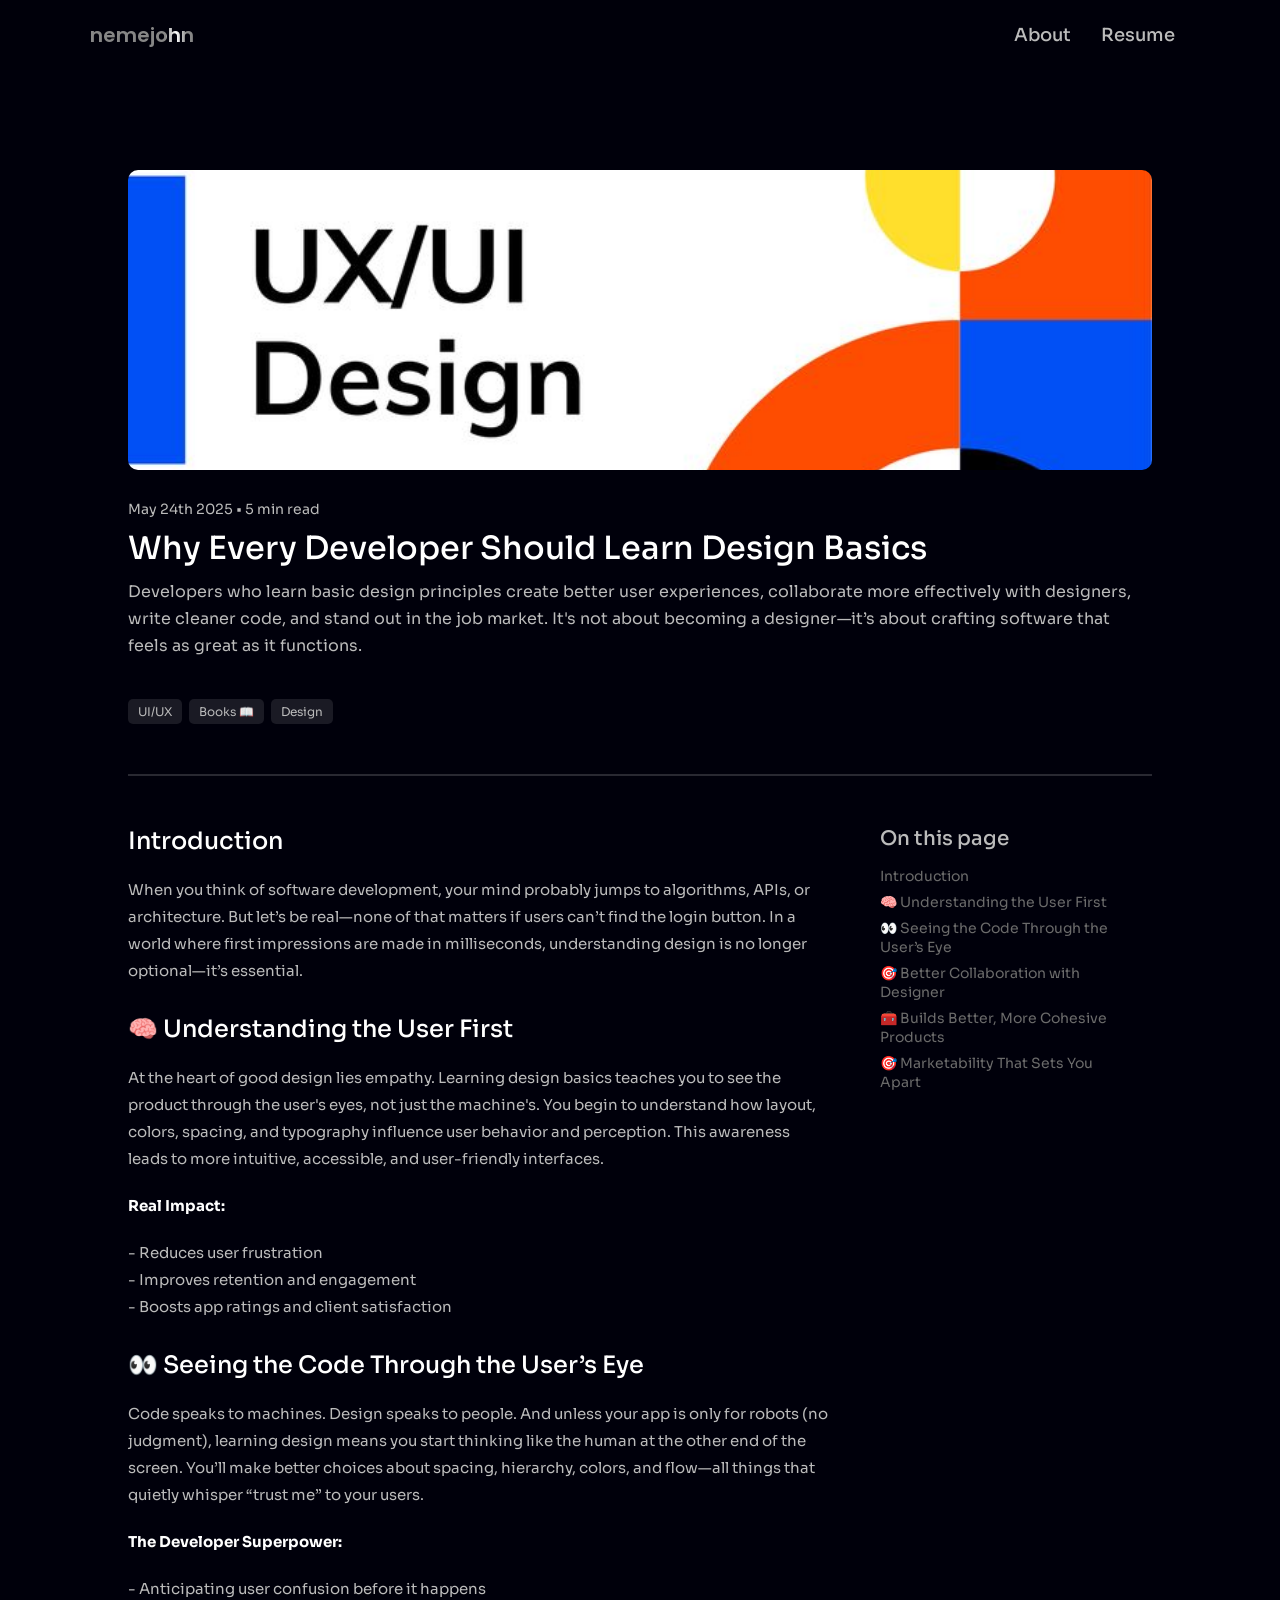
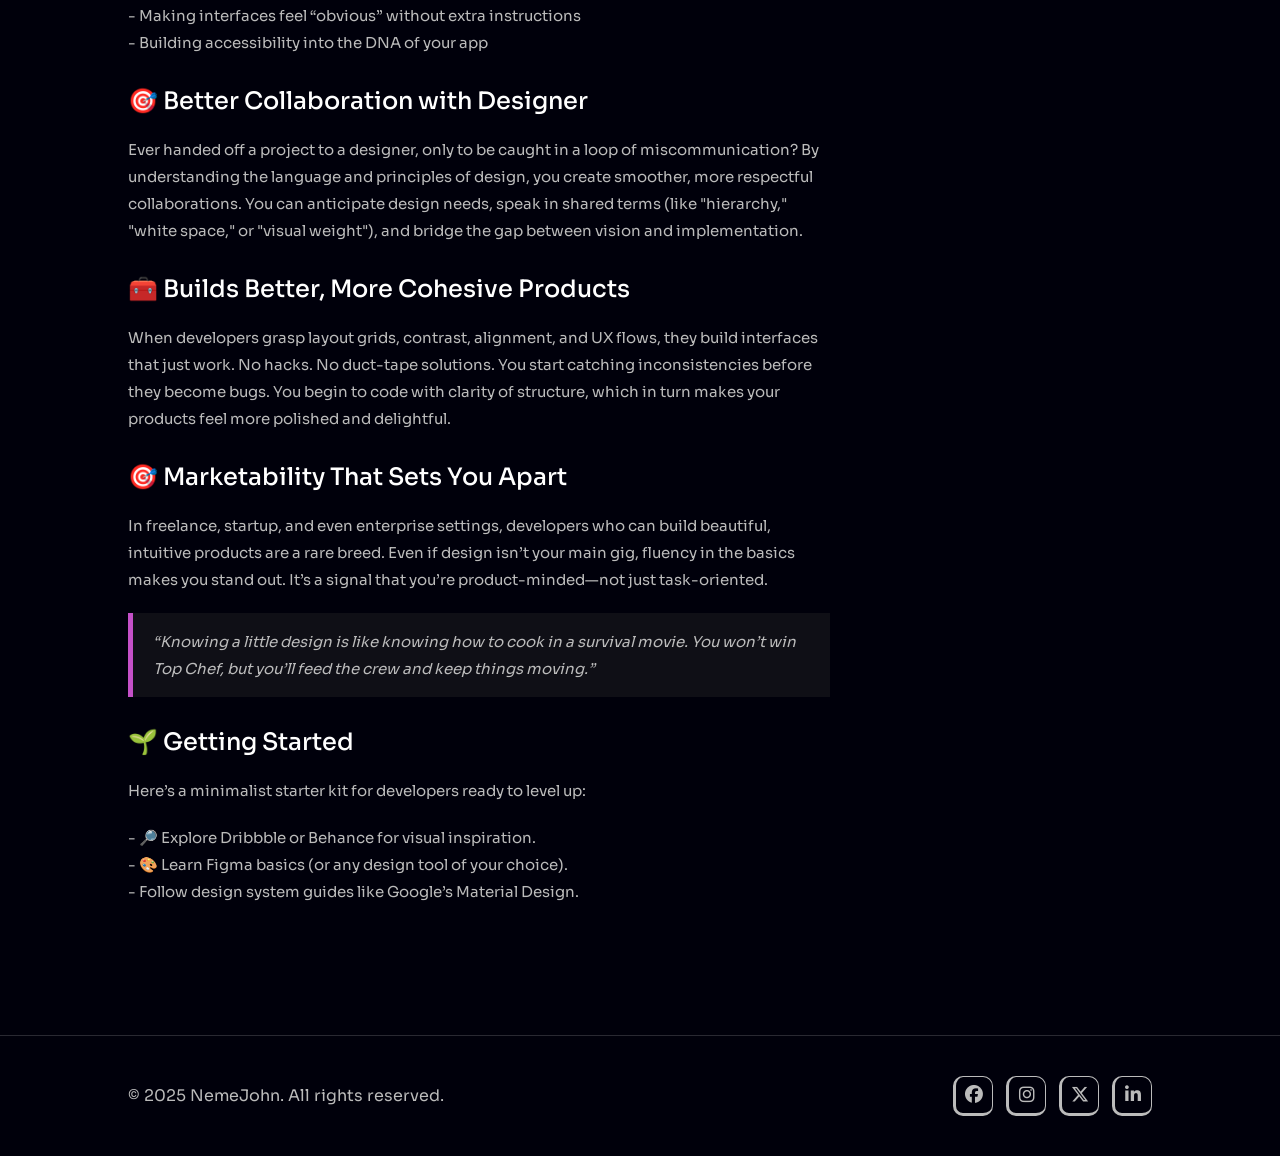
<file: blog3.html>
<!DOCTYPE html>
<html lang="en">
<head>
  <title>nemejohn - Fullstack Developer</title>
  <meta charset="UTF-8">
  <meta name="author" content="NemeJohn">
  <meta name="viewport" content="width=device-width, initial-scale=1.0">
  <link href='https://unpkg.com/boxicons@2.1.4/css/boxicons.min.css' rel='stylesheet'>
  <link rel="stylesheet" href="blog.css">
  <link rel="shortcut icon" href="images/2025favicon.png" type="image/x-icon">
  <link rel="stylesheet" href="https://cdnjs.cloudflare.com/ajax/libs/font-awesome/6.5.1/css/all.min.css"/>
  <link rel="preconnect" href="https://fonts.googleapis.com">
  <link rel="preconnect" href="https://fonts.gstatic.com" crossorigin>
  <link href="https://fonts.googleapis.com/css2?family=Sora:wght@100..800&display=swap" rel="stylesheet">
  <link href="https://fonts.googleapis.com/css2?family=Poppins:ital,wght@0,100;0,200;0,300;0,400;0,500;0,600;0,700;0,800;0,900;1,100;1,200;1,300;1,400;1,500;1,600;1,700;1,800;1,900&display=swap" rel="stylesheet">
</head>
<body>
    <!-- scroll-watcher section -->
    <div class="scroll-watcher"></div>

    <!-- bottom-navbar section -->
    <div class="bottom-navbar scale-in-center">
        <a href="index.html">
        <div class="bottom-icon">
            <i class="fa-solid fa-home"></i>
            <p>Home</p>
        </div>
        </a>
        <a href="index.html#project">
        <div class="bottom-icon">
            <i class="fa-solid fa-briefcase"></i>
            <p>Projects</p>
        </div>
        </a>
        <a href="index.html#blog">
        <div class="bottom-icon">
            <i class="fa-solid fa-list"></i>
            <p>Blogs</p>
        </div>
        </a>
        <a href="Fullstack-Web-Design-Resume.pdf" target="_blank">
        <div class="bottom-icon">
            <i class="fa-solid fa-book"></i>
            <p>Resume</p>
        </div>
        </a>
    </div>

    <!-- nav-bar section -->
    <div class="nav-bar">
        <div class="nav-bar_container">
        <div class="logo">
            <a href="index.html" class="btn-shine">nemejohn</a>
        </div>
        <ul class="nav-list">
            <li><a href="about.html">About</a></li>
            <li><a href="Fullstack-Web-Design-Resume.pdf" target="_blank">Resume</a></li>
        </ul>
        </div>
    </div>

    <!-- blog section -->
    <div class="blog-section">
        <div class="container">
            <div class="images">
                <img src="images/ux-design-banner.png" alt="">
            </div>
            <div class="blog-folder">
                <div class="blog-container-heading">
                    <p class="blog-date">May 24th 2025 &#x2022; 5 min read</p>
                    <h1 class="blog-title">Why Every Developer Should Learn Design Basics</h1>
                    <p class="blog-description">
                        Developers who learn basic design principles create better user experiences, collaborate more effectively with designers, write cleaner code, and stand out in the job market. It's not about becoming a designer—it’s about crafting software that feels as great as it functions.
                    </p>
                    <div class="blog-stack">
                        <span class="blog-technology">UI/UX</span>
                        <span class="blog-technology">Books 📖</span>
                        <span class="blog-technology">Design</span>
                    </div>
                </div>
                <hr>
                <div class="blog-flex">
                    <div class="first-blog-row">
                        <div class="row-content" id="introduction">
                            <h2>Introduction</h2>
                            <p>
                                When you think of software development, your mind probably jumps to algorithms, APIs, or architecture. But let’s be real—none of that matters 
                                if users can’t find the login button. In a world where first impressions are made in milliseconds, understanding design is no longer optional—it’s essential.
                            </p>
                        </div>
                        <div class="row-content" id="second-section">
                            <h2>🧠 Understanding the User First</h2>
                            <p>
                                At the heart of good design lies empathy. Learning design basics teaches you to see the product through the user's eyes, not just the machine's. You begin to understand how layout, 
                                colors, spacing, and typography influence user behavior and perception. This awareness leads to more intuitive, accessible, and user-friendly interfaces.
                            </p>
                            <p><b>Real Impact:</b></p>
                            <p>
                                - Reduces user frustration <br>
                                - Improves retention and engagement <br>
                                - Boosts app ratings and client satisfaction <br>

                            </p>
                        </div>
                        <div class="row-content" id="third-section">
                            <h2>👀 Seeing the Code Through the User’s Eye</h2>
                            <p>
                                Code speaks to machines. Design speaks to people. And unless your app is only for robots (no judgment), learning design means you start thinking like 
                                the human at the other end of the screen. You’ll make better choices about spacing, hierarchy, colors, and flow—all things that quietly whisper “trust
                                me” to your users.
                            </p>
                            <p><b>The Developer Superpower:</b></p>
                            <p>
                                - Anticipating user confusion before it happens <br>
                                - Making interfaces feel “obvious” without extra instructions <br>
                                - Building accessibility into the DNA of your app <br>

                            </p>
                        </div>
                        <div class="row-content" id="fourth-section">
                            <h2>🎯 Better Collaboration with Designer</h2>
                            <p>
                                Ever handed off a project to a designer, only to be caught in a loop of miscommunication? By understanding the language and principles of design, 
                                you create smoother, more respectful collaborations. You can anticipate design needs, speak in shared terms (like "hierarchy," "white space," or 
                                "visual weight"), and bridge the gap between vision and implementation.
                            </p>
                        </div>
                        <div class="row-content" id="fifth-section">
                            <h2>🧰 Builds Better, More Cohesive Products</h2>
                            <p>
                                When developers grasp layout grids, contrast, alignment, and UX flows, they build interfaces that just work. No hacks. 
                                No duct-tape solutions. You start catching inconsistencies before they become bugs. You begin to code with clarity 
                                of structure, which in turn makes your products feel more polished and delightful.
                            </p>
                        </div>
                        <div class="row-content" id="sixth-section">
                            <h2>🎯 Marketability That Sets You Apart</h2>
                            <p>
                                In freelance, startup, and even enterprise settings, developers who can build beautiful, intuitive products are a rare breed. 
                                Even if design isn’t your main gig, fluency in the basics makes you stand out. It’s a signal that you’re product-minded—not just task-oriented.
                            </p>
                            <div class="blog-left">
                                <i>
                                    “Knowing a little design is like knowing how to cook in a survival movie. You won’t win Top Chef, but you’ll feed the crew and keep things moving.”
                                </i>
                            </div>
                        </div>
                        <div class="row-content" id="final-thought">
                            <h2>🌱 Getting Started</h2>
                            <p>
                                Here’s a minimalist starter kit for developers ready to level up:
                            </p>
                            <p>
                                - 🔎 Explore Dribbble or Behance for visual inspiration. <br>
                                - 🎨 Learn Figma basics (or any design tool of your choice). <br>
                                - Follow design system guides like Google’s Material Design. <br>

                            </p>
                        </div>
                    </div>
                    <div class="second-blog-row blog-sidebar" id="blog-sidebar">
                        <h2>On this page</h2>
                        <ul class="blog-sidebar-list">
                            <li><a href="#introduction">Introduction</a></li>
                            <li><a href="#second-section">🧠 Understanding the User First</a></li>
                            <li><a href="#third-section">👀 Seeing the Code Through the User’s Eye</a></li>
                            <li><a href="#fourth-section">🎯 Better Collaboration with Designer</a></li>
                            <li><a href="#fifth-section">🧰 Builds Better, More Cohesive Products</a></li>
                            <li><a href="#sixth-section">🎯 Marketability That Sets You Apart</a></li>
                            <li><a href="#final-thought">🌱 Getting Started</a></li>
                        </ul>
                    </div>
                </div>
            </div>
        </div>
    </div>
    
    <!-- Footer section -->
    <div class="footer-section">
        <div class="container">
            <div class="footer-content">
                <p>© 2025 NemeJohn. All rights reserved.</p>
                <div class="social-icons">
                    <a href="https://web.facebook.com/profile.php?id=100091489970441&_rdc=1&_rdr#" target="_blank"><i class="fa-brands fa-facebook"></i></a>
                    <a href="https://www.instagram.com/nemejohn62" target="_blank"><i class="fa-brands fa-instagram"></i></a>
                    <a href="https://x.com/johnNeme35747" target="_blank"><i class="fa-brands fa-x-twitter"></i></a>
                    <a href="https://www.linkedin.com/in/neme-john-b2b0a1368" target="_blank"><i class="fa-brands fa-linkedin-in"></i></a>
                </div>
            </div>
        </div>
    </div>

</body>
</file>
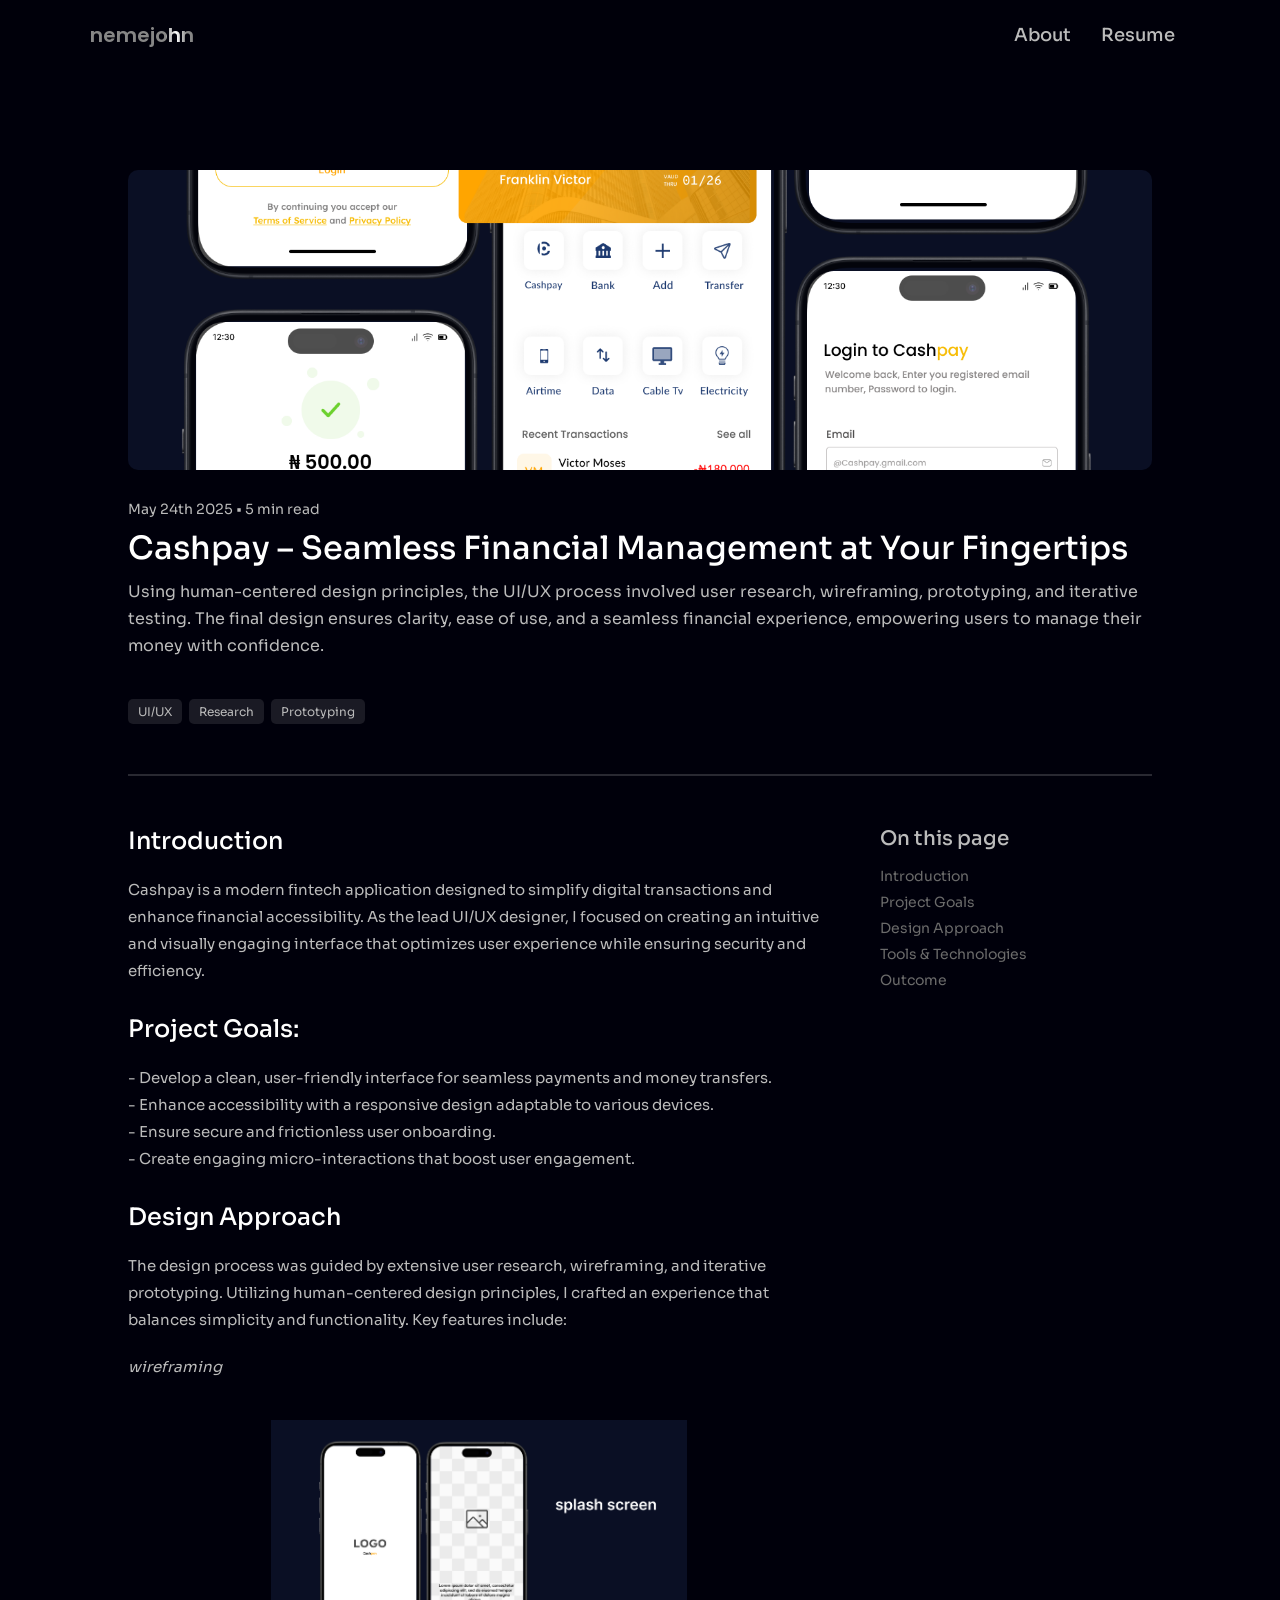
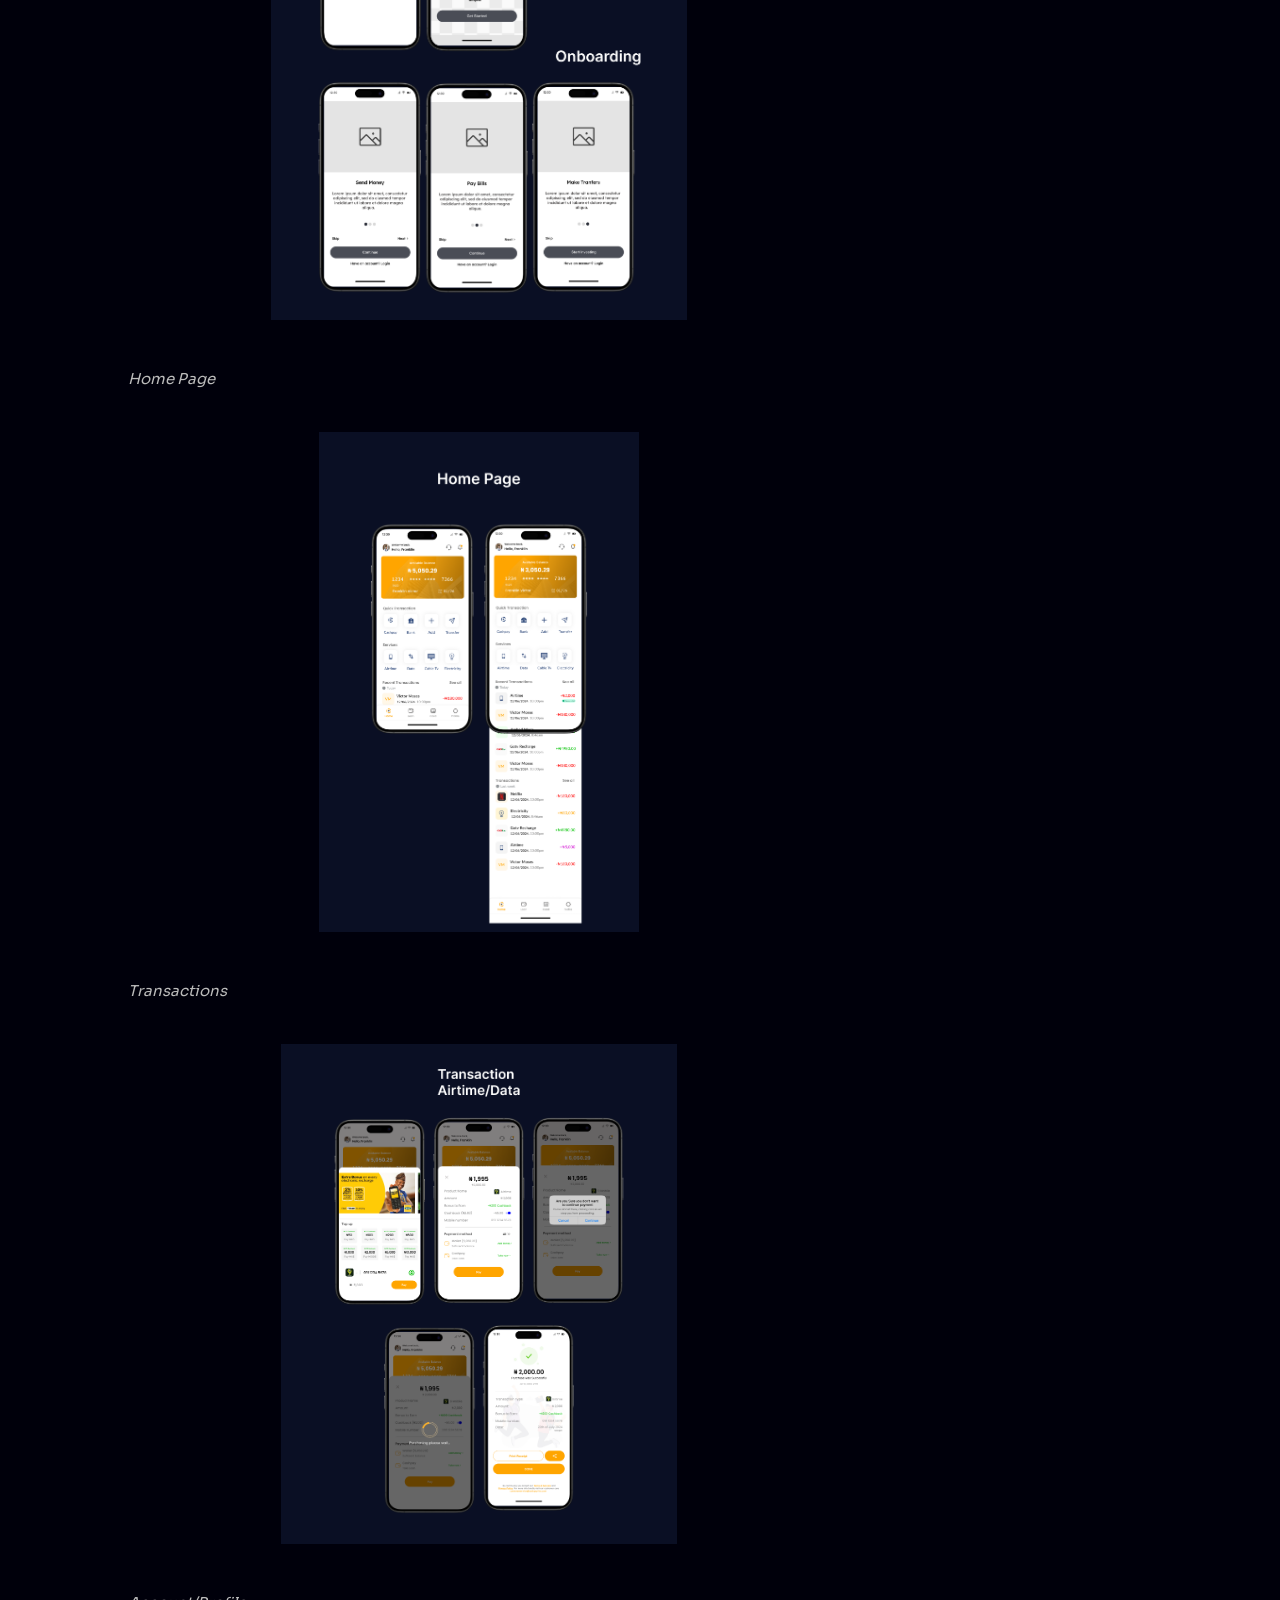
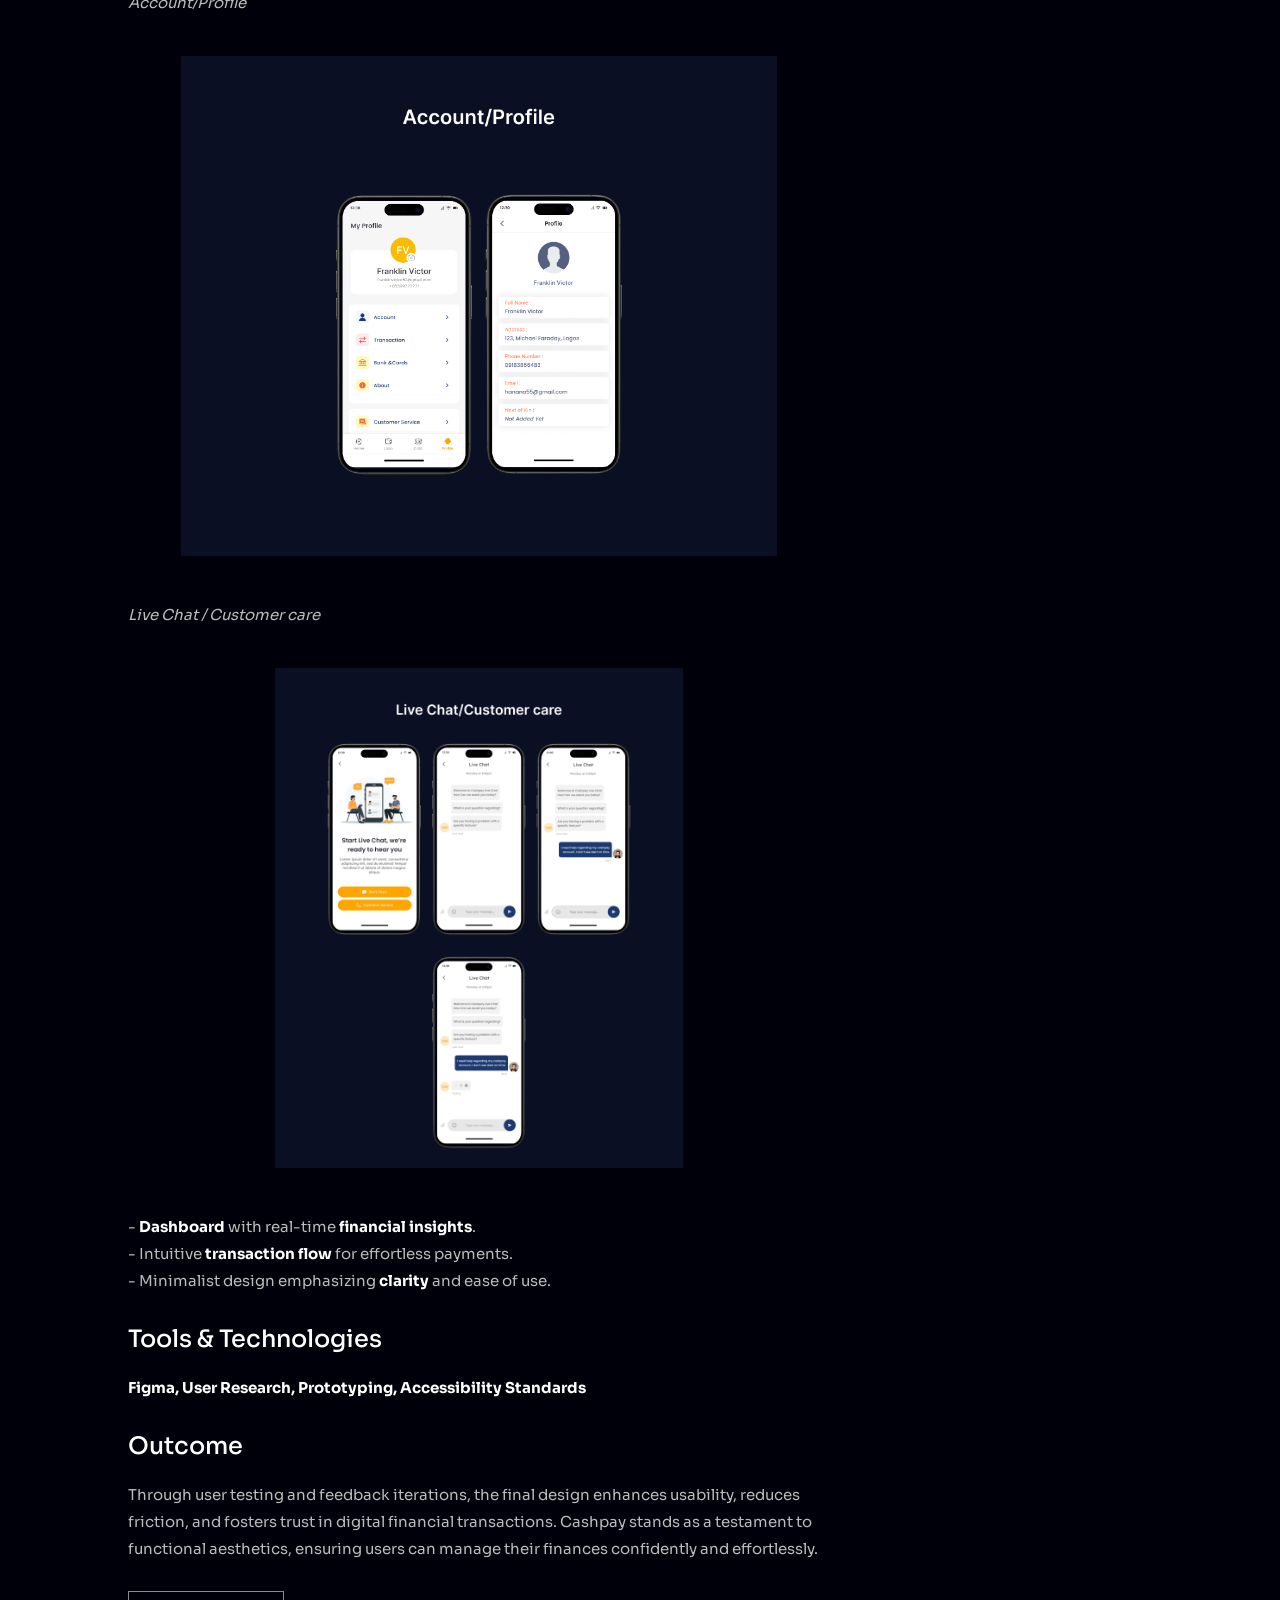
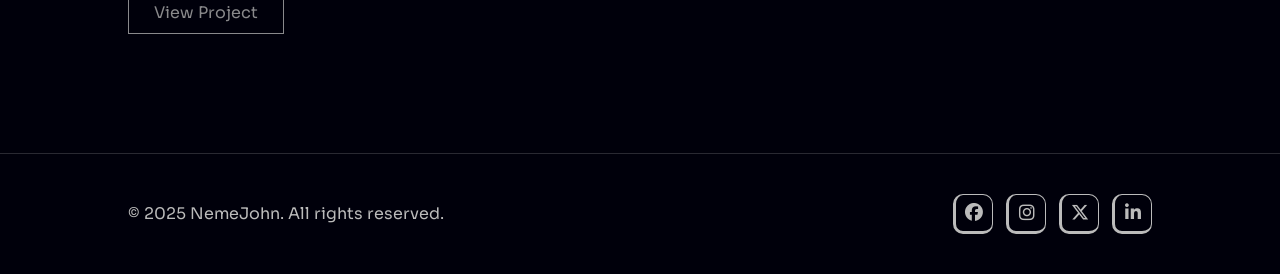
<file: cash-pay.html>
<!DOCTYPE html>
<html lang="en">
<head>
  <title>nemejohn - Fullstack Developer</title>
  <meta charset="UTF-8">
  <meta name="author" content="NemeJohn">
  <meta name="viewport" content="width=device-width, initial-scale=1.0">
  <link href='https://unpkg.com/boxicons@2.1.4/css/boxicons.min.css' rel='stylesheet'>
  <link rel="stylesheet" href="blog.css">
  <link rel="shortcut icon" href="images/2025favicon.png" type="image/x-icon">
  <link rel="stylesheet" href="https://cdnjs.cloudflare.com/ajax/libs/font-awesome/6.5.1/css/all.min.css"/>
  <link rel="preconnect" href="https://fonts.googleapis.com">
  <link rel="preconnect" href="https://fonts.gstatic.com" crossorigin>
  <link href="https://fonts.googleapis.com/css2?family=Sora:wght@100..800&display=swap" rel="stylesheet">
  <link href="https://fonts.googleapis.com/css2?family=Poppins:ital,wght@0,100;0,200;0,300;0,400;0,500;0,600;0,700;0,800;0,900;1,100;1,200;1,300;1,400;1,500;1,600;1,700;1,800;1,900&display=swap" rel="stylesheet">
</head>
<body>
    <!-- scroll-watcher section -->
    <div class="scroll-watcher"></div>

    <!-- bottom-navbar section -->
    <div class="bottom-navbar scale-in-center">
        <a href="index.html">
        <div class="bottom-icon">
            <i class="fa-solid fa-home"></i>
            <p>Home</p>
        </div>
        </a>
        <a href="index.html#project">
        <div class="bottom-icon">
            <i class="fa-solid fa-briefcase"></i>
            <p>Projects</p>
        </div>
        </a>
        <a href="index.html#blog">
        <div class="bottom-icon">
            <i class="fa-solid fa-list"></i>
            <p>Blogs</p>
        </div>
        </a>
        <a href="Fullstack-Web-Design-Resume.pdf" target="_blank">
        <div class="bottom-icon">
            <i class="fa-solid fa-book"></i>
            <p>Resume</p>
        </div>
        </a>
    </div>

    <!-- nav-bar section -->
    <div class="nav-bar">
        <div class="nav-bar_container">
        <div class="logo">
            <a href="index.html" class="btn-shine">nemejohn</a>
        </div>
        <ul class="nav-list">
            <li><a href="about.html">About</a></li>
            <li><a href="Fullstack-Web-Design-Resume.pdf" target="_blank">Resume</a></li>
        </ul>
        </div>
    </div>

    <!-- blog section -->
    <div class="blog-section">
        <div class="container">
            <div class="images">
                <img src="images/Cashpay-banner.png" alt="">
            </div>
            <div class="blog-folder">
                <div class="blog-container-heading">
                    <p class="blog-date">May 24th 2025 &#x2022; 5 min read</p>
                    <h1 class="blog-title">Cashpay – Seamless Financial Management at Your Fingertips</h1>
                    <p class="blog-description">
                        Using human-centered design principles, the UI/UX process involved user research, wireframing, prototyping, and iterative testing. 
                        The final design ensures clarity, ease of use, and a seamless financial experience, empowering users to manage their money with confidence.
                    </p>
                    <div class="blog-stack">
                        <span class="blog-technology">UI/UX</span>
                        <span class="blog-technology">Research</span>
                        <span class="blog-technology">Prototyping</span>
                    </div>
                </div>
                <hr>
                <div class="blog-flex">
                    <div class="first-blog-row">
                        <div class="row-content" id="introduction">
                            <h2>Introduction</h2>
                            <p>
                                Cashpay is a modern fintech application designed to simplify digital transactions and enhance financial accessibility. As the lead UI/UX designer, I focused on creating an intuitive and visually engaging interface that optimizes user experience while ensuring security and efficiency.
                            </p>
                        </div>
                        <div class="row-content" id="second-section">
                            <h2>Project Goals:</h2>
                            <p>
                                - Develop a clean, user-friendly interface for seamless payments and money transfers. <br>
                                - Enhance accessibility with a responsive design adaptable to various devices. <br>
                                - Ensure secure and frictionless user onboarding. <br>
                                - Create engaging micro-interactions that boost user engagement. <br>
                            </p>
                        </div>
                        <div class="row-content" id="third-section">
                            <h2>Design Approach</h2>
                            <p>
                                The design process was guided by extensive user research, wireframing, and iterative prototyping. Utilizing human-centered design principles, I crafted an experience that balances simplicity and functionality. Key features include:
                            </p>
                            <p><i>wireframing</i></p>
                            <img class="project-image3" src="images/Onboarding-fintech-app.png" alt="">
        
                            <p><i>Home Page</i></p>
                            <img class="project-image3" src="images/home-page-cash-pay.png" alt="">
                            <p><i>Transactions</i></p>
                            <img class="project-image3" src="images/Transaction-cash-pay-app.png" alt="">
                            <p><i>Account/Profile</i></p>
                            <img class="project-image3" src="images/profile-cash-pay-app.png" alt="">
                            <p><i>Live Chat / Customer care</i></p>
                            <img class="project-image3" src="images/live-chat-cash-pay-app.png" alt="">
                            <p>
                                - <b>Dashboard</b> with real-time <b>financial insights</b>. <br>
                                - Intuitive <b>transaction flow</b> for effortless payments. <br>
                                - Minimalist design emphasizing <b>clarity</b> and ease of use. <br>
                            </p>
                        </div>
                        <div class="row-content" id="fourth-section">
                            <h2>Tools & Technologies</h2>
                            <p>
                                <b>Figma, User Research, Prototyping, Accessibility Standards</b>
                            </p>
                        </div>
                        <div class="row-content" id="fifth-section">
                            <h2>Outcome</h2>
                            <p style="margin-bottom: 40px;">
                                Through user testing and feedback iterations, the final design enhances usability, reduces friction, and fosters trust in digital financial transactions. Cashpay stands as a testament to functional aesthetics, ensuring users can manage their finances confidently and effortlessly.
                            </p>
                            <a href="https://www.behance.net/nemejohn" style="border: 1px solid #bbbb;
                            padding: 10px 25px; color: #bbbb;" target="_blank">View Project</a>
                        </div>
                    </div>
                    <div class="second-blog-row blog-sidebar" id="blog-sidebar">
                        <h2>On this page</h2>
                        <ul class="blog-sidebar-list">
                            <li><a href="#introduction">Introduction</a></li>
                            <li><a href="#second-section">Project Goals</a></li>
                            <li><a href="#third-section">Design Approach</a></li>
                            <li><a href="#fourth-section">Tools & Technologies</a></li>
                            <li><a href="#fifth-section">Outcome</a></li>
                        </ul>
                    </div>
                </div>
            </div>
        </div>
    </div>
    
    <!-- Footer section -->
    <div class="footer-section">
        <div class="container">
            <div class="footer-content">
                <p>© 2025 NemeJohn. All rights reserved.</p>
                <div class="social-icons">
                    <a href="https://web.facebook.com/profile.php?id=100091489970441&_rdc=1&_rdr#" target="_blank"><i class="fa-brands fa-facebook"></i></a>
                    <a href="https://www.instagram.com/nemejohn62" target="_blank"><i class="fa-brands fa-instagram"></i></a>
                    <a href="https://x.com/johnNeme35747" target="_blank"><i class="fa-brands fa-x-twitter"></i></a>
                    <a href="https://www.linkedin.com/in/neme-john-b2b0a1368" target="_blank"><i class="fa-brands fa-linkedin-in"></i></a>
                </div>
            </div>
        </div>
    </div>

</body>
</html>
</file>
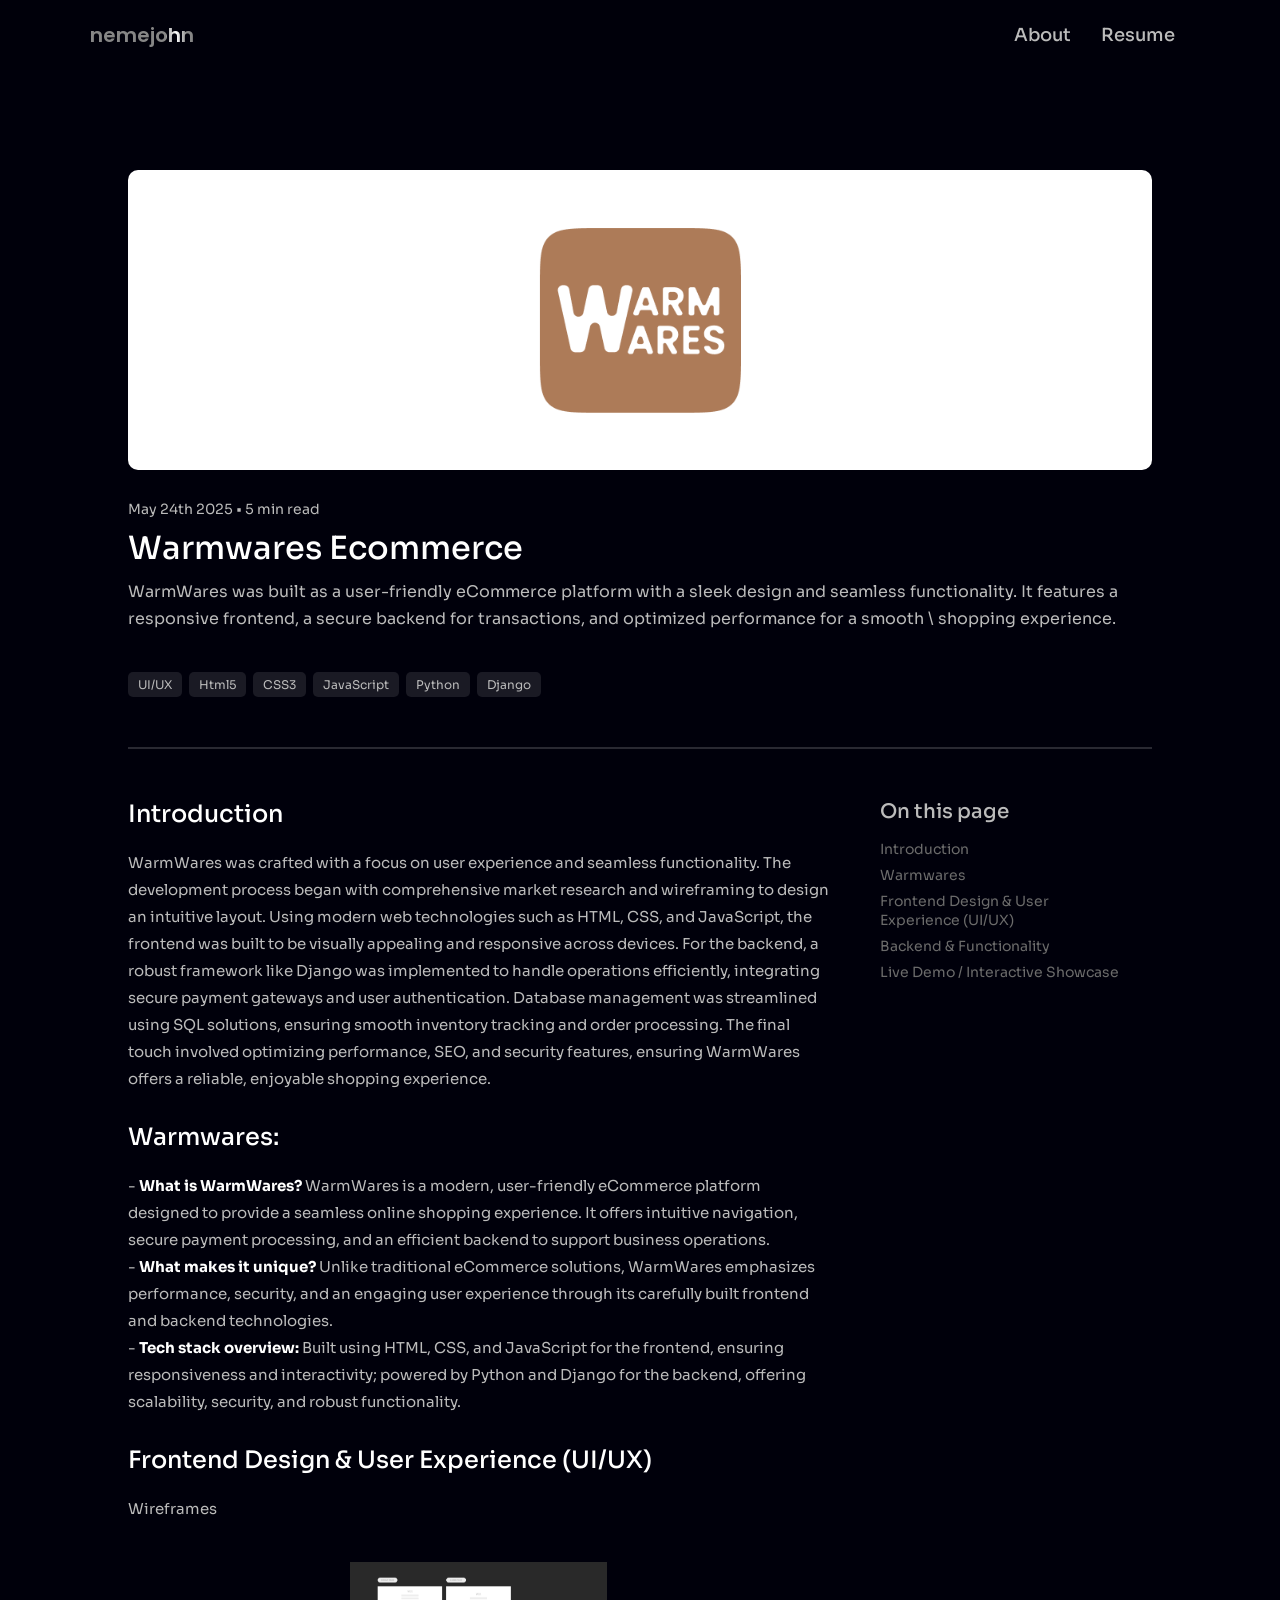
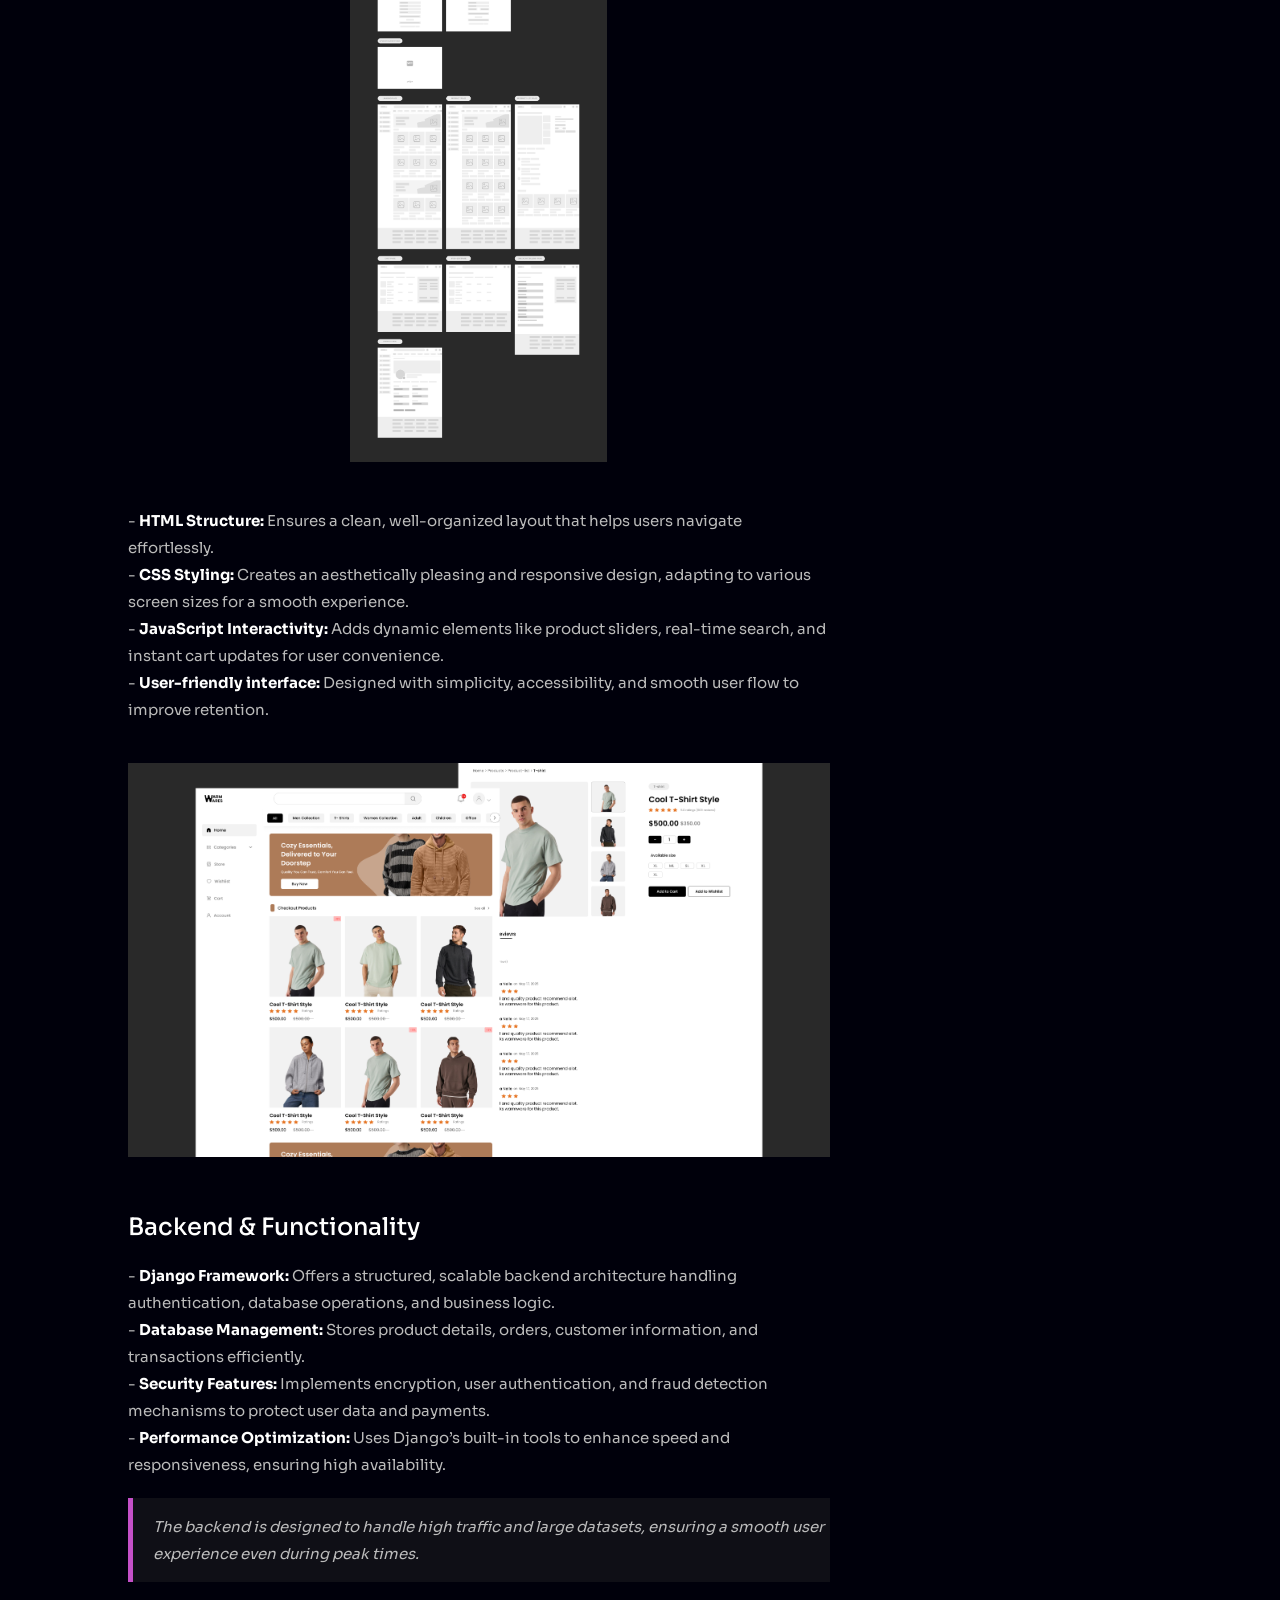
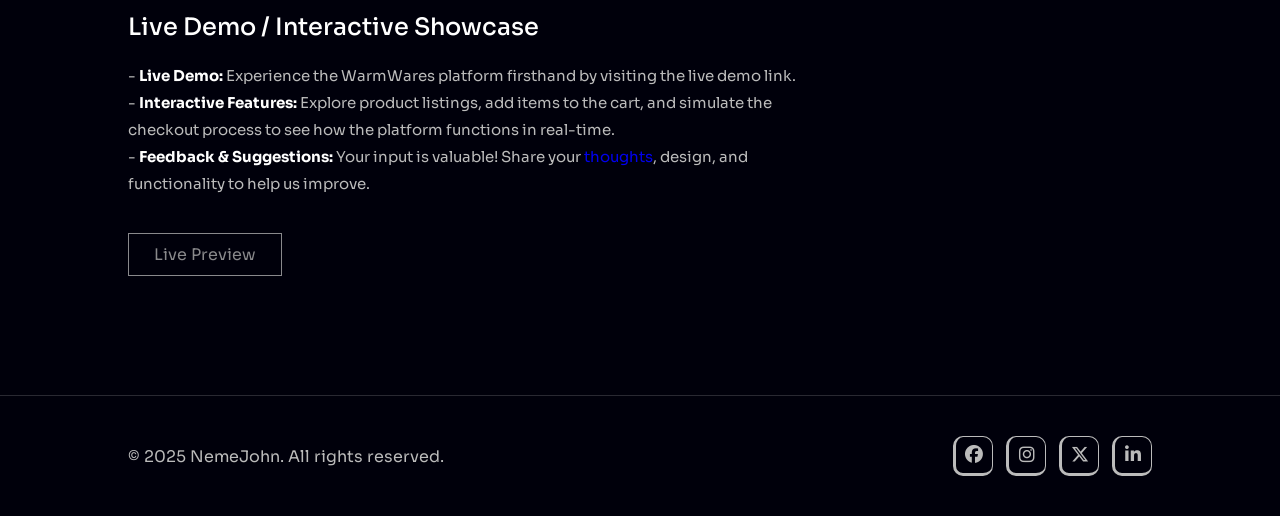
<file: project.html>
<!DOCTYPE html>
<html lang="en">
<head>
  <title>nemejohn - Fullstack Developer</title>
  <meta charset="UTF-8">
  <meta name="author" content="NemeJohn">
  <meta name="viewport" content="width=device-width, initial-scale=1.0">
  <link href='https://unpkg.com/boxicons@2.1.4/css/boxicons.min.css' rel='stylesheet'>
  <link rel="stylesheet" href="blog.css">
  <link rel="shortcut icon" href="images/2025favicon.png" type="image/x-icon">
  <link rel="stylesheet" href="https://cdnjs.cloudflare.com/ajax/libs/font-awesome/6.5.1/css/all.min.css"/>
  <link rel="preconnect" href="https://fonts.googleapis.com">
  <link rel="preconnect" href="https://fonts.gstatic.com" crossorigin>
  <link href="https://fonts.googleapis.com/css2?family=Sora:wght@100..800&display=swap" rel="stylesheet">
  <link href="https://fonts.googleapis.com/css2?family=Poppins:ital,wght@0,100;0,200;0,300;0,400;0,500;0,600;0,700;0,800;0,900;1,100;1,200;1,300;1,400;1,500;1,600;1,700;1,800;1,900&display=swap" rel="stylesheet">
</head>
<body>
    <!-- scroll-watcher section -->
    <div class="scroll-watcher"></div>

    <!-- bottom-navbar section -->
    <div class="bottom-navbar scale-in-center">
        <a href="index.html">
        <div class="bottom-icon">
            <i class="fa-solid fa-home"></i>
            <p>Home</p>
        </div>
        </a>
        <a href="index.html#project">
        <div class="bottom-icon">
            <i class="fa-solid fa-briefcase"></i>
            <p>Projects</p>
        </div>
        </a>
        <a href="index.html#blog">
        <div class="bottom-icon">
            <i class="fa-solid fa-list"></i>
            <p>Blogs</p>
        </div>
        </a>
        <a href="Fullstack-Web-Design-Resume.pdf" target="_blank">
        <div class="bottom-icon">
            <i class="fa-solid fa-book"></i>
            <p>Resume</p>
        </div>
        </a>
    </div>

    <!-- nav-bar section -->
    <div class="nav-bar">
        <div class="nav-bar_container">
        <div class="logo">
            <a href="index.html" class="btn-shine">nemejohn</a>
        </div>
        <ul class="nav-list">
            <li><a href="about.html">About</a></li>
            <li><a href="Fullstack-Web-Design-Resume.pdf" target="_blank">Resume</a></li>
        </ul>
        </div>
    </div>

    <!-- blog section -->
    <div class="blog-section">
        <div class="container">
            <div class="images">
                <img src="images/Splash Screen.png" alt="">
            </div>
            <div class="blog-folder">
                <div class="blog-container-heading">
                    <p class="blog-date">May 24th 2025 &#x2022; 5 min read</p>
                    <h1 class="blog-title">Warmwares Ecommerce</h1>
                    <p class="blog-description">
                        WarmWares was built as a user-friendly eCommerce platform with a sleek design and seamless functionality. 
                        It features a responsive frontend, a secure backend for transactions, and optimized performance for a smooth \
                        shopping experience.
                    </p>
                    <div class="blog-stack">
                        <span class="blog-technology">UI/UX</span>
                        <span class="blog-technology">Html5</span>
                        <span class="blog-technology">CSS3</span>
                        <span class="blog-technology">JavaScript</span>
                        <span class="blog-technology">Python</span>
                        <span class="blog-technology">Django</span>
                    </div>
                </div>
                <hr>
                <div class="blog-flex">
                    <div class="first-blog-row">
                        <div class="row-content" id="introduction">
                            <h2>Introduction</h2>
                            <p>
                                WarmWares was crafted with a focus on user experience and seamless functionality. 
                                The development process began with comprehensive market research and wireframing to 
                                design an intuitive layout. Using modern web technologies such as HTML, CSS, and JavaScript, 
                                the frontend was built to be visually appealing and responsive across devices. For the backend, 
                                a robust framework like Django was implemented to handle operations efficiently, 
                                integrating secure payment gateways and user authentication. Database management was streamlined 
                                using SQL solutions, ensuring smooth inventory tracking and order processing. The final 
                                touch involved optimizing performance, SEO, and security features, ensuring WarmWares offers a reliable, 
                                enjoyable shopping experience.
                            </p>
                        </div>
                        <div class="row-content" id="second-section">
                            <h2>Warmwares:</h2>
                            <p>
                                - <b>What is WarmWares?</b>
                                WarmWares is a modern, user-friendly eCommerce platform designed to provide a seamless online shopping experience. It offers intuitive navigation, secure payment processing, and an efficient backend to support business operations. <br>
                                - <b>What makes it unique?</b>
                                Unlike traditional eCommerce solutions, WarmWares emphasizes performance, security, and an engaging user experience through its carefully built frontend and backend technologies. <br>
                                - <b>Tech stack overview:</b>
                                Built using HTML, CSS, and JavaScript for the frontend, ensuring responsiveness and interactivity; powered by Python and Django for the backend, offering scalability, security, and robust functionality. <br>
                            </p>
                        </div>
                        <div class="row-content" id="third-section">
                            <h2>Frontend Design & User Experience (UI/UX)</h2>
                            <p>
                                Wireframes
                            </p>
                            <img class="project-image3" src="images/Wireframe - 1.png" alt="">
                            <p>
                                - <b>HTML Structure:</b>
                                Ensures a clean, well-organized layout that helps users navigate effortlessly. <br>
                                - <b>CSS Styling:</b>
                                Creates an aesthetically pleasing and responsive design, adapting to various screen sizes for a smooth experience. <br>
                                - <b>JavaScript Interactivity:</b>
                                Adds dynamic elements like product sliders, real-time search, and instant cart updates for user convenience. <br>
                                - <b>User-friendly interface:</b>
                                Designed with simplicity, accessibility, and smooth user flow to improve retention.
                            </p>
                            <img class="project-image2" src="images/Hi-fidelityd design.png" alt="">
                        </div>
                        <div class="row-content" id="fourth-section">
                            <h2>Backend & Functionality</h2>
                            <p>
                                - <b>Django Framework:</b>
                                Offers a structured, scalable backend architecture handling authentication, database operations, and business logic. <br>
                                - <b>Database Management:</b>
                                Stores product details, orders, customer information, and transactions efficiently. <br>
                                - <b>Security Features:</b>
                                Implements encryption, user authentication, and fraud detection mechanisms to protect user data and payments. <br>
                                - <b>Performance Optimization:</b>
                                Uses Django’s built-in tools to enhance speed and responsiveness, ensuring high availability.
                            </p>
                            <div class="blog-left">
                                <i>
                                    The backend is designed to handle high traffic and large datasets, ensuring a smooth user experience even during peak times.
                                </i>
                            </div>
                        </div>
                        <div class="row-content" id="fifth-section">
                            <h2>Live Demo / Interactive Showcase</h2>
                            <p>
                                - <b>Live Demo:</b> Experience the WarmWares platform firsthand by visiting the live demo link. <br>
                                - <b>Interactive Features:</b> Explore product listings, add items to the cart, and simulate the checkout process to see how the platform functions in real-time. <br>
                                - <b>Feedback & Suggestions:</b> Your input is valuable! Share your <a href="mailto:nemejohn62@gmail.com" target="_blank">thoughts</a>, design, and functionality to help us improve. <br><br>                                
                            </p>
                            <a href="#" style="border: 1px solid #bbbb;
                            padding: 10px 25px; color: #bbbb;" target="_blank">Live Preview</a>
                        </div>
                    </div>
                    <div class="second-blog-row blog-sidebar" id="blog-sidebar">
                        <h2>On this page</h2>
                        <ul class="blog-sidebar-list">
                            <li><a href="#introduction">Introduction</a></li>
                            <li><a href="#second-section">Warmwares</a></li>
                            <li><a href="#third-section">Frontend Design & User Experience (UI/UX)</a></li>
                            <li><a href="#fourth-section">Backend & Functionality</a></li>
                            <li><a href="#fifth-section">Live Demo / Interactive Showcase</a></li>
                        </ul>
                    </div>
                </div>
            </div>
        </div>
    </div>
    
    <!-- Footer section -->
    <div class="footer-section">
        <div class="container">
            <div class="footer-content">
                <p>© 2025 NemeJohn. All rights reserved.</p>
                <div class="social-icons">
                    <a href="https://web.facebook.com/profile.php?id=100091489970441&_rdc=1&_rdr#" target="_blank"><i class="fa-brands fa-facebook"></i></a>
                    <a href="https://www.instagram.com/nemejohn62" target="_blank"><i class="fa-brands fa-instagram"></i></a>
                    <a href="https://x.com/johnNeme35747" target="_blank"><i class="fa-brands fa-x-twitter"></i></a>
                    <a href="https://www.linkedin.com/in/neme-john-b2b0a1368" target="_blank"><i class="fa-brands fa-linkedin-in"></i></a>
                </div>
            </div>
        </div>
    </div>

</body>
</html>
</file>
<file: about.css>
*{
  margin: 0;
  padding: 0;
  box-sizing: border-box;
  font-family: "Sora", sans-serif;
}

html{
  scroll-behavior: smooth;
}

a{
  text-decoration: none;
}

body{
  background: #00000b;
  color: #bbbbbb;
}

@media (max-width: 2560px){
  body{
    padding: 0 30%;
  }
}

@media (max-width: 1440px){
  body{
    padding: 0 0%;
  }
}

.container{
  padding: 0 7%;
}

@media (max-width: 777px){
  .container{
    padding: 0 5%;
  }
}

/* style for scroll-watcher */

.scroll-watcher{
  position: fixed;
  top: 0;
  left: 0;
  width: 100%;
  height: 3px;
  background: #c450c8;
  border-radius: 50px;
  z-index: 9999;
  scale: 0 1;
  transform-origin: left;
  animation: scroll-watcher linear;
  animation-timeline: scroll();
}

@keyframes scroll-watcher {
  to {
    scale: 1 1;
  }
}

/* style for bottom-navbar */

.bottom-navbar{
  position: fixed;
  bottom: 0;
  left: 50%;
  transform: translate(-50%, -50%);
  background: rgba(0, 0, 11, 0.8);
  backdrop-filter: blur(10px);
  border: 1px solid #292932;
  border-radius: 50px;
  display: flex;
  padding: 5px;
  z-index: 999;
  visibility: hidden;
  text-align: center;
  justify-content: center;
  align-items: center;
}

.bottom-navbar .bottom-icon{
  padding: 7px 13px;
}

.bottom-navbar .bottom-icon:hover i,
.bottom-navbar .bottom-icon:hover p{
  color: #fff;
  transform: scale(1.1);
}

.bottom-navbar .bottom-icon i{
  color: #bbbbbb;
  font-size: 18px;
  transition: all 0.3s ease-in-out;
}

.bottom-navbar .bottom-icon p{
  font-size: 12px;
  color: #bbbbbb;
  transition: all 0.3s ease-in-out;
}


/* style for header navbar */

.nav-bar{
  position: sticky;
  left: 0;
  top: 0;  
  padding: 20px 7%;
  z-index: 999;
  background: rgba(0, 0, 11, 0.9);
  backdrop-filter: blur(10px);
}

.nav-bar .nav-bar_container{
  display: flex;
  justify-content: space-between;
  align-items: center;
}

/* From Uiverse.io by neerajbaniwal */ 
.btn-shine {
  color: #fff;
  background: linear-gradient(to right, #9f9f9f 0, #fff 10%, #868686 20%);
  background-position: 0;
  -webkit-background-clip: text;
  -webkit-text-fill-color: transparent;
  animation: shine 3s infinite linear;
  animation-fill-mode: forwards;
  -webkit-text-size-adjust: none;
  font-weight: 600;
  font-size: 20px;
  text-decoration: none;
  white-space: nowrap;
  font-family: "Poppins", sans-serif;
}
@-moz-keyframes shine {
  0% {
    background-position: 0;
  }
  60% {
    background-position: 180px;
  }
  100% {
    background-position: 180px;
  }
}
@-webkit-keyframes shine {
  0% {
    background-position: 0;
  }
  60% {
    background-position: 180px;
  }
  100% {
    background-position: 180px;
  }
}
@-o-keyframes shine {
  0% {
    background-position: 0;
  }
  60% {
    background-position: 180px;
  }
  100% {
    background-position: 180px;
  }
}
@keyframes shine {
  0% {
    background-position: 0;
  }
  60% {
    background-position: 180px;
  }
  100% {
    background-position: 180px;
  }
}

.nav-bar .nav-bar_container .nav-list{
  display: flex;
  align-items: center;
  list-style: none;
}

.nav-bar .nav-bar_container .nav-list li{
  margin: 0 15px;
}

.nav-bar .nav-bar_container .nav-list li a{
  color: #bbbbbb;
  font-size: 18px;
  font-weight: 500;
}

@media (max-width: 777px){
  .btn-shine {
    font-size: 20px;
  }
}

@media (max-width: 555px){
  .nav-bar .nav-bar_container .nav-list{
    display: none;
  }
  .bottom-navbar{
    visibility: visible;
  }
}


/* about section styling */

.about-section{
  width: 100%;
  padding: 70px 0;
  width: 100%;
  color: #bbbbbb;
  background: #00000b;
  --gap: 5em;
  --line: 1px;
  --color: rgba(255, 255, 255, 0.2);

  background-image: linear-gradient(
      -90deg,
      transparent calc(var(--gap) - var(--line)),
      var(--color) calc(var(--gap) - var(--line) + 1px),
      var(--color) var(--gap)
    ),
    linear-gradient(
      0deg,
      transparent calc(var(--gap) - var(--line)),
      var(--color) calc(var(--gap) - var(--line) + 1px),
      var(--color) var(--gap)
    );
  background-size: var(--gap) var(--gap);
}

.about-section .container{
  display: flex;
  flex-direction: column;
  align-items: center;
  justify-content: center;
}

.about-section .container .images{
  width: 400px;
  filter: grayscale(1);
}

.about-section .container .images img{
  width: 100%;
}

.about-section .container .over_view-journey{
  margin-top: 50px;
}

.about-section .container .about-content{
  font-size: 17px;
  line-height: 30px;
}

.about-section .container .about-content b{
  position: relative;
  color: #fff;
}

.about-section .container .about-content span{
  position: absolute;
  top: -7px;
  right: 0;
  width: 15px;
  height: 15px;
  display: flex;
  /* color: #c450c8; */
  color: #fff;
  font-size: 10px;
  font-weight: 500;
  align-items: center;
  justify-content: center;
  border-radius: 50px;
  border: 1px solid #fff;
}

.about-heading{
  font-size: 14px;
  font-weight: 500;
  color: #00000b;
  padding: 7px 15px;
  margin-bottom: 30px;
  border-radius: 20px;
  display: inline-block;
  box-shadow: inset 0 0 10px #00000b, 0 0 10px #00000b;
  background: #bbbbbb;
}

.about-heading i{
  font-size: 15px;
  margin-right: 5px;
}

.experience{
  margin-top: 70px;
}

.experience .experience-journey{
  display: grid;
  margin-top: 40px;
  gap: 20px;
  grid-template-columns: repeat(auto-fit, minmax(250px, 1fr));
}

.experience .experience-journey .experience-year h3{
  font-size: 17px;
  font-weight: 600;
}

.experience .experience-journey .experience-workplace h3{
  font-size: 16px;
  font-weight: 600;
  margin-bottom: 10px;
}

.experience .experience-journey .experience-workplace p{
  font-size: 15px;
  color: #626262;
  font-weight: 500;
  line-height: 30px;
}

.experience .experience-journey .experience-description p{
  font-size: 16px;
  color: #bbbbbb;
  line-height: 30px;
}

/* styling for skill */

.skill-section{
  width: 100%;
  padding: 70px 0;
}

.skill-section .container .skill-list{
  display: flex;
  flex-wrap: wrap;
  gap: 10px;
}

.skill-section .container .skill-list .skill-item{
  border: 1px solid #bbbbbb;
  font-size: 22px;
  display: inline-block;
  padding: 10px 20px;
  border-radius: 50px;
}

.skill2{
  transform: rotate(5deg);
}

.skill4{
  transform: rotate(7deg);
}

.skill6{
  transform: rotate(-9deg);
}

.skill8{
  transform: rotate(10deg);
}


/* Email styling */

.email-section{
  width: 100%;
  padding: 100px;
}

.email-section .container{
  text-align: center;
}

.email-section .container .email-heading{
  font-size: 70px;
  margin-bottom: 40px;
}

.email-section .container .email-heading span{
  color: #c450c8;
}

.email-section .container a{
  color: #bbbbbb;
  font-size: 20px;
  padding: 15px 25px;
  border-radius: 7px;
  border: 1px solid #bbbb;
  transition: all 0.3s ease-in-out;
}

.email-section .container a:hover{
  color: #00000b;
  background-color: #bbbbbb;
  border: 1px solid #bbbb;
}

.email-section .container a i{
  margin-left: 7px;
  vertical-align: middle;
  transition: all 0.3s ease-in-out;
}

.email-section .container a:hover i{
  transform: rotate(-15deg);
}


@media (max-width: 777px){
  .email-section{
    width: 100%;
    padding: 70px;
  }
  .email-section .container .email-heading{
    font-size: 50px;
    margin-bottom: 40px;
  }
  .email-section .container a{
    font-size: 18px;
    padding: 10px 20px;
  }
}

@media (max-width: 555px){
  .email-section{
    width: 100%;
    padding: 70px 0;
  }
  .email-section .container .email-heading{
    font-size: 42px;
    margin-bottom: 40px;
  }
  .about-heading{
    margin-bottom: 40px;
  }
  .about-section .container .images{
    width: 100%;
  }
  .experience .experience-journey{
    margin-top: 0px;
  }
  .experience .experience-journey:not(.last-experience){
    margin-bottom: 50px;
  }
}


/* footer styling */

.footer-section{
  width: 100%;
  padding: 40px 0;
  border-top: 1px solid #292932;
  background: #00000b;
}

.footer-section .container .footer-content{
  display: flex;
  align-items: center;
  justify-content: space-between;
}

.footer-section .container .footer-content .social-icons{
  display: flex;
  flex-wrap: wrap;
  gap: 13px;
  align-items: center;
}

.footer-section .container .footer-content .social-icons a{
  width: 40px;
  height: 40px;
  display: flex;
  font-size: 18px;
  color: #bbbbbb;
  align-items: center;
  justify-content: center;
  border-radius: 10px;
  border: 1px solid #bbbbbb;
  border-bottom: 3px solid #bbbbbb;
  border-left: 3px solid #bbbbbb;
  transition: all 0.3s ease-in-out;
}

.footer-section .container .footer-content .social-icons a:hover{
  transform: scale(1.1);
}

@media (max-width: 555px){
  .footer-section{
    width: 100%;
    padding: 30px 0;
  }
  .footer-section .container .footer-content{
    flex-direction: column;
    gap: 20px;
    align-items: center;
  }
  .footer-section .container .footer-content .social-icons{
    justify-content: center;
  }
}
</file>
<file: blog.css>
*{
  margin: 0;
  padding: 0;
  box-sizing: border-box;
  font-family: "Sora", sans-serif;
}

html{
  scroll-behavior: smooth;
}

a{
  text-decoration: none;
}

body{
  background: #00000b;
  color: #bbbbbb;
}

@media (max-width: 2560px){
    body{
        padding: 0 30%;
    }
}

@media (max-width: 1440px){
    body{
        padding: 0 0%;
    }
}

.container{
  padding: 0 10%;
}

@media (max-width: 777px){
  .container{
    padding: 0 5%;
  }
}

/* style for scroll-watcher */

.scroll-watcher{
  position: fixed;
  top: 0;
  left: 0;
  width: 100%;
  height: 3px;
  background: #c450c8;
  border-radius: 50px;
  z-index: 9999;
  scale: 0 1;
  transform-origin: left;
  animation: scroll-watcher linear;
  animation-timeline: scroll();
}

@keyframes scroll-watcher {
  to {
    scale: 1 1;
  }
}

/* style for bottom-navbar */

.bottom-navbar{
  position: fixed;
  bottom: 0;
  left: 50%;
  transform: translate(-50%, -50%);
  background: rgba(0, 0, 11, 0.8);
  backdrop-filter: blur(10px);
  border: 1px solid #292932;
  border-radius: 50px;
  display: flex;
  padding: 5px;
  z-index: 999;
  visibility: hidden;
  text-align: center;
  justify-content: center;
  align-items: center;
}

.bottom-navbar .bottom-icon{
  padding: 7px 13px;
}

.bottom-navbar .bottom-icon:hover i,
.bottom-navbar .bottom-icon:hover p{
  color: #fff;
  transform: scale(1.1);
}

.bottom-navbar .bottom-icon i{
  color: #bbbbbb;
  font-size: 18px;
  transition: all 0.3s ease-in-out;
}

.bottom-navbar .bottom-icon p{
  font-size: 12px;
  color: #bbbbbb;
  transition: all 0.3s ease-in-out;
}


/* style for header navbar */

.nav-bar{
  position: sticky;
  left: 0;
  top: 0;  
  padding: 20px 7%;
  z-index: 999;
  background: rgba(0, 0, 11, 0.9);
  backdrop-filter: blur(10px);
}

.nav-bar .nav-bar_container{
  display: flex;
  justify-content: space-between;
  align-items: center;
}

/* From Uiverse.io by neerajbaniwal */ 
.btn-shine {
  color: #fff;
  background: linear-gradient(to right, #9f9f9f 0, #fff 10%, #868686 20%);
  background-position: 0;
  -webkit-background-clip: text;
  -webkit-text-fill-color: transparent;
  animation: shine 3s infinite linear;
  animation-fill-mode: forwards;
  -webkit-text-size-adjust: none;
  font-weight: 600;
  font-size: 20px;
  text-decoration: none;
  white-space: nowrap;
  font-family: "Poppins", sans-serif;
}
@-moz-keyframes shine {
  0% {
    background-position: 0;
  }
  60% {
    background-position: 180px;
  }
  100% {
    background-position: 180px;
  }
}
@-webkit-keyframes shine {
  0% {
    background-position: 0;
  }
  60% {
    background-position: 180px;
  }
  100% {
    background-position: 180px;
  }
}
@-o-keyframes shine {
  0% {
    background-position: 0;
  }
  60% {
    background-position: 180px;
  }
  100% {
    background-position: 180px;
  }
}
@keyframes shine {
  0% {
    background-position: 0;
  }
  60% {
    background-position: 180px;
  }
  100% {
    background-position: 180px;
  }
}

.nav-bar .nav-bar_container .nav-list{
  display: flex;
  align-items: center;
  list-style: none;
}

.nav-bar .nav-bar_container .nav-list li{
  margin: 0 15px;
}

.nav-bar .nav-bar_container .nav-list li a{
  color: #bbbbbb;
  font-size: 18px;
  font-weight: 500;
}

@media (max-width: 777px){
  .btn-shine {
    font-size: 20px;
  }
}

@media (max-width: 555px){
  .nav-bar .nav-bar_container .nav-list{
    display: none;
  }
  .bottom-navbar{
    visibility: visible;
  }
}

/* blog section style */

.blog-section{
  padding: 100px 0;
}

.blog-section .container .images{
  width: 100%;
  height: 300px;
  border-radius: 10px;
}

.blog-section .container .images img{
  width: 100%;
  height: 100%;
  border-radius: 10px;
  aspect-ratio: 16/9;
  object-fit: cover;
}

.blog-section .container .blog-folder{
  margin-top: 30px;
}

.blog-folder .blog-container-heading .blog-date{
  font-size: 14px;
  color: #bbbbbb;
}

.blog-folder .blog-container-heading .blog-title{
  font-size: 32px;
  font-weight: 500;
  color: #ffffff;
  margin: 10px 0;
}

.blog-folder .blog-container-heading .blog-description{
  font-size: 16px;
  color: #bbbbbb;
  line-height: 27px;
}

.blog-folder .blog-container-heading .blog-stack{
  display: flex;
  flex-wrap: wrap;
  gap: 7px;
  margin-top: 40px;
}

.blog-folder .blog-container-heading .blog-stack span{
  padding: 5px 10px;
  background: rgba(255, 255, 255, 0.1);
  border-radius: 5px;
  font-size: 12px;
  color: #bbbbbb;
}
  
.blog-folder hr{
  width: 100%;
  height: 1.5px;
  background: #292932;
  border: none;
  margin: 50px 0;
}
  
.blog-folder .blog-flex{
  display: flex;
  gap: 20px;
}

.blog-flex .first-blog-row{
  flex-basis: 70%;
}

.blog-flex .first-blog-row .row-content{
  margin-bottom: 30px;
}

.blog-flex .first-blog-row .row-content h2{
  font-size: 24px;
  font-weight: 500;
  color: #ffffff;
}

.blog-flex .first-blog-row .row-content p{
  margin: 20px 0;
  font-size: 15px;
  line-height: 27px;
}

.blog-flex .first-blog-row .row-content p b{
  color: #fff;
}

.blog-flex .first-blog-row .row-content img{
  width: 100%;
  height: 300px;
  aspect-ratio: 16/9;
  object-fit: cover;
  filter: grayscale(1);
  margin: 20px 0;
}

.blog-flex .first-blog-row .row-content .project-image{
  width: 100%;
  height: 1300px;
  aspect-ratio: 16/9;
  object-fit: cover;
  filter: grayscale(1);
  margin: 20px 0;
}

.blog-flex .first-blog-row .row-content .project-image2{
  width: 100%;
  height: 100%;
  aspect-ratio: 16/9;
  object-fit: cover;
  filter: grayscale(0);
  margin: 20px 0;
}

.blog-flex .first-blog-row .row-content .project-image3{
  width: 100%;
  height: 500px;
  object-fit: contain;
  filter: grayscale(0);
  margin: 20px 0;
}

.blog-flex .first-blog-row .row-content .blog-left{
  font-size: 15px;
  background: #0f0f16;
  border-left: 5px solid #c450c8;
  padding-left: 20px;
  padding: 15px 5px 15px 20px;
  margin-top: 20px;
  line-height: 27px;
}

.second-blog-row{
  position: sticky;
  top: 150px;
  flex-basis: 30%;
  padding: 0 30px;
  overflow-y: auto ;     
  max-height: 270px ;
  scrollbar-color: #0f0f16 transparent;
  scrollbar-width: thin;
}

.second-blog-row h2{
  font-size: 20px;
  font-weight: 500;
}

.second-blog-row .blog-sidebar-list{
  margin-top: 15px;
  list-style: none;
}

.second-blog-row .blog-sidebar-list li{
  margin: 7px 0;
  font-size: 15px;
}

.second-blog-row .blog-sidebar-list li a{
  color: #6b6b6b;
  margin: 7px 0;
  font-size: 14px;
  transition: all 0.3s ease-in-out;
}

.second-blog-row .blog-sidebar-list li a:hover{
  color: #bbbbbb;
  margin-left: 2px;
}

@media (max-width: 777px){
  .blog-section .container .images{
    width: 100%;
    height: 200px;
  }
  .blog-folder .blog-container-heading .blog-title{
    font-size: 27px;
    margin: 20px 0;
  }
  .blog-flex .first-blog-row{
    flex-basis: 100%;
  }
  .second-blog-row{
    display: none;
  }
}


/* footer styling */

.footer-section{
  width: 100%;
  padding: 40px 0;
  border-top: 1px solid #292932;
  background: #00000b;
}

.footer-section .container .footer-content{
  display: flex;
  align-items: center;
  justify-content: space-between;
}

.footer-section .container .footer-content .social-icons{
  display: flex;
  flex-wrap: wrap;
  gap: 13px;
  align-items: center;
}

.footer-section .container .footer-content .social-icons a{
  width: 40px;
  height: 40px;
  display: flex;
  font-size: 18px;
  color: #bbbbbb;
  align-items: center;
  justify-content: center;
  border-radius: 10px;
  border: 1px solid #bbbbbb;
  border-bottom: 3px solid #bbbbbb;
  border-left: 3px solid #bbbbbb;
  transition: all 0.3s ease-in-out;
}

.footer-section .container .footer-content .social-icons a:hover{
  transform: scale(1.1);
}

@media (max-width: 555px){
  .footer-section{
    width: 100%;
    padding: 30px 0;
  }
  .footer-section .container .footer-content{
    flex-direction: column;
    gap: 20px;
    align-items: center;
  }
  .footer-section .container .footer-content .social-icons{
    justify-content: center;
  }
}
</file>
